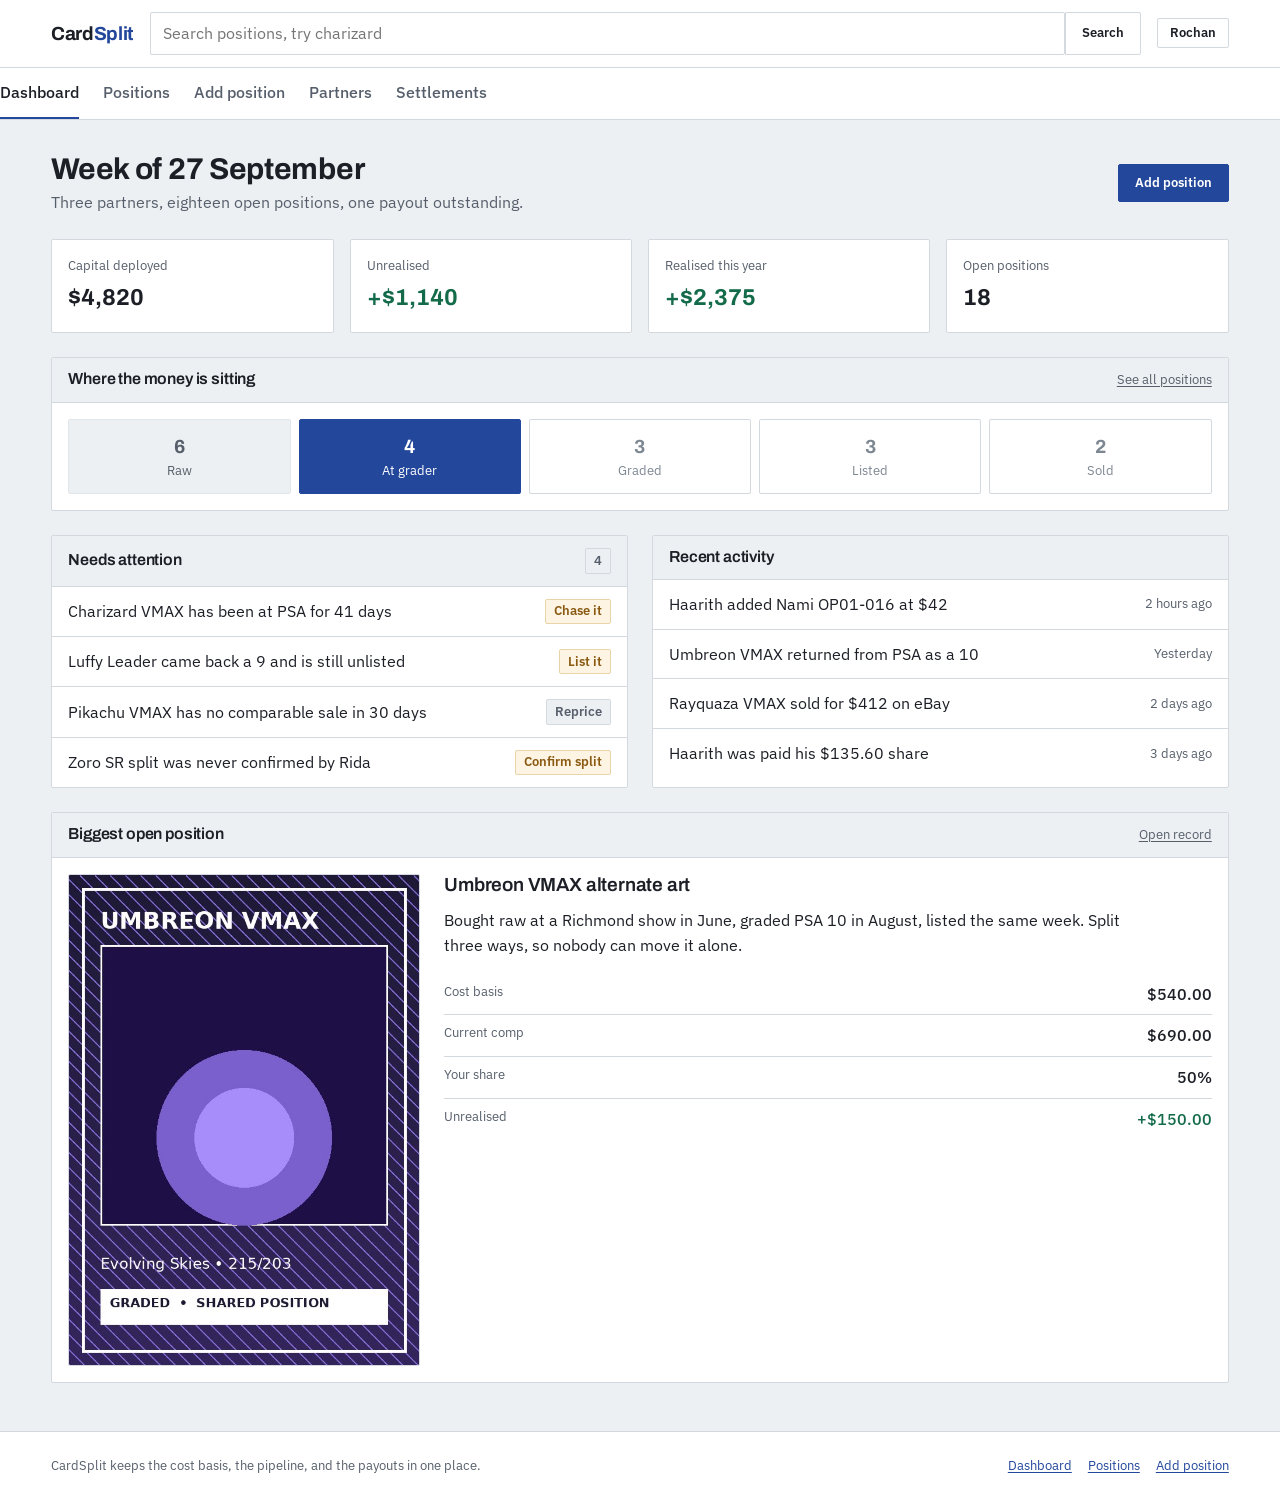
<file: project3/index.html>
<!DOCTYPE html>
<html lang="en">
<head>
  <meta charset="utf-8">
  <meta name="viewport" content="width=device-width, initial-scale=1">
  <title>Dashboard | CardSplit</title>
  <meta name="description" content="Overview of every shared card position: capital deployed, profit, pipeline stage, and what needs attention.">
  <link rel="preconnect" href="https://fonts.googleapis.com">
  <link rel="preconnect" href="https://fonts.gstatic.com" crossorigin>
  <link rel="stylesheet" href="https://fonts.googleapis.com/css2?family=Archivo:wght@600;700&amp;family=IBM+Plex+Sans:wght@400;500;600&display=swap">
  <link rel="stylesheet" href="styles.css">
  <!-- Image credits: all card artwork in img/ is original work produced by the
       author for this project. No downloaded or third-party images are used. -->
</head>
<body>

<a class="skip-link" href="#main">Skip to main content</a>

<!-- Site header: wordmark, global search, account. Repeated on all five pages. -->
<header class="masthead">
  <div class="shell masthead__bar">
    <a class="wordmark" href="index.html">Card<span>Split</span></a>

    <!-- Simulated search. GET so the phrase arrives in the query string, where
         search.html can read it with JavaScript. -->
    <form class="search" action="search.html" method="get" role="search">
      <label class="visually-hidden" for="site-search">Search positions</label>
      <input type="search" id="site-search" name="q" placeholder="Search positions, try charizard">
      <button class="btn" type="submit">Search</button>
    </form>

    <a class="btn btn--small" href="index.html">Rochan</a>
  </div>
</header>

<!-- Primary navigation -->
<nav class="nav" aria-label="Primary">
  <ul class="shell">
    <li><a href="index.html" aria-current="page">Dashboard</a></li>
    <li><a href="list.html">Positions</a></li>
    <li><a href="add.html">Add position</a></li>
    <li><a href="detail.html">Partners</a></li>
    <li><a href="detail-sold.html">Settlements</a></li>
  </ul>
</nav>

<main id="main" class="page">
  <div class="shell stack">

    <div class="pagehead">
      <div>
        <h1>Week of 27 September</h1>
        <p>Three partners, eighteen open positions, one payout outstanding.</p>
      </div>
      <a class="btn btn--primary" href="add.html">Add position</a>
    </div>

    <!-- Summary figures. auto-fit grid, so these reflow without a media query. -->
    <section aria-labelledby="totals">
      <h2 id="totals" class="visually-hidden">Partnership totals</h2>
      <dl class="figures">
        <div class="figure">
          <dt>Capital deployed</dt>
          <dd>$4,820</dd>
        </div>
        <div class="figure">
          <dt>Unrealised</dt>
          <dd class="num--gain">+$1,140</dd>
        </div>
        <div class="figure">
          <dt>Realised this year</dt>
          <dd class="num--gain">+$2,375</dd>
        </div>
        <div class="figure">
          <dt>Open positions</dt>
          <dd>18</dd>
        </div>
      </dl>
    </section>

    <!-- Pipeline. A genuine sequence, so the numbering encodes the content. -->
    <section class="panel" aria-labelledby="pipeline">
      <div class="panel__head">
        <h2 id="pipeline">Where the money is sitting</h2>
        <a class="meta" href="list.html">See all positions</a>
      </div>
      <div class="panel__body">
        <ol class="track">
          <li class="is-done"><span class="step-num">6</span> Raw</li>
          <li class="is-current"><span class="step-num">4</span> At grader</li>
          <li><span class="step-num">3</span> Graded</li>
          <li><span class="step-num">3</span> Listed</li>
          <li><span class="step-num">2</span> Sold</li>
        </ol>
      </div>
    </section>

    <div class="row-2">

      <!-- Changed from Project 1: every row is now a link to the screen where
           the problem is actually resolved, per peer feedback on page 1. -->
      <section class="panel" aria-labelledby="attention">
        <div class="panel__head">
          <h2 id="attention">Needs attention</h2>
          <span class="badge">4</span>
        </div>
        <ul class="queue">
          <li>
            <a href="detail.html">
              <span class="queue__label">Charizard VMAX has been at PSA for 41 days</span>
              <span class="badge badge--flag">Chase it</span>
            </a>
          </li>
          <li>
            <a href="detail.html">
              <span class="queue__label">Luffy Leader came back a 9 and is still unlisted</span>
              <span class="badge badge--flag">List it</span>
            </a>
          </li>
          <li>
            <a href="list.html">
              <span class="queue__label">Pikachu VMAX has no comparable sale in 30 days</span>
              <span class="badge">Reprice</span>
            </a>
          </li>
          <li>
            <a href="add.html">
              <span class="queue__label">Zoro SR split was never confirmed by Rida</span>
              <span class="badge badge--flag">Confirm split</span>
            </a>
          </li>
        </ul>
      </section>

      <section class="panel" aria-labelledby="activity">
        <div class="panel__head">
          <h2 id="activity">Recent activity</h2>
        </div>
        <ul class="queue">
          <li>
            <a href="detail.html">
              <span class="queue__label">Haarith added Nami OP01-016 at $42</span>
              <span class="meta">2 hours ago</span>
            </a>
          </li>
          <li>
            <a href="detail.html">
              <span class="queue__label">Umbreon VMAX returned from PSA as a 10</span>
              <span class="meta">Yesterday</span>
            </a>
          </li>
          <li>
            <a href="detail-sold.html">
              <span class="queue__label">Rayquaza VMAX sold for $412 on eBay</span>
              <span class="meta">2 days ago</span>
            </a>
          </li>
          <li>
            <a href="detail-sold.html">
              <span class="queue__label">Haarith was paid his $135.60 share</span>
              <span class="meta">3 days ago</span>
            </a>
          </li>
        </ul>
      </section>

    </div>

    <!-- Highest-value open position, using a locally generated card image. -->
    <!-- Largest open position, surfaced so the dashboard leads with real stakes. -->
    <section class="panel" aria-labelledby="biggest">
      <div class="panel__head">
        <h2 id="biggest">Biggest open position</h2>
        <a class="meta" href="detail.html">Open record</a>
      </div>
      <div class="panel__body">
        <div class="split">
          <img class="thumb fill-w" src="img/card-umbreon.jpg"
               alt="Umbreon VMAX alternate art card, Evolving Skies number 215 of 203, currently listed for sale.">
          <div>
            <h3>Umbreon VMAX alternate art</h3>
            <p>Bought raw at a Richmond show in June, graded PSA 10 in August, listed the same week.
               Split three ways, so nobody can move it alone.</p>
            <dl class="record">
              <div><dt>Cost basis</dt><dd>$540.00</dd></div>
              <div><dt>Current comp</dt><dd>$690.00</dd></div>
              <div><dt>Your share</dt><dd>50%</dd></div>
              <div><dt>Unrealised</dt><dd class="num--gain">+$150.00</dd></div>
            </dl>
          </div>
        </div>
      </div>
    </section>

  </div>
</main>

<footer class="sitefoot">
  <div class="shell">
    <p class="flush">CardSplit keeps the cost basis, the pipeline, and the payouts in one place.</p>
    <ul>
      <li><a href="index.html">Dashboard</a></li>
      <li><a href="list.html">Positions</a></li>
      <li><a href="add.html">Add position</a></li>
    </ul>
  </div>
</footer>

<script src="js/jquery-3.7.1.min.js"></script>
<script src="js/main.js"></script>
</body>
</html>
</file>
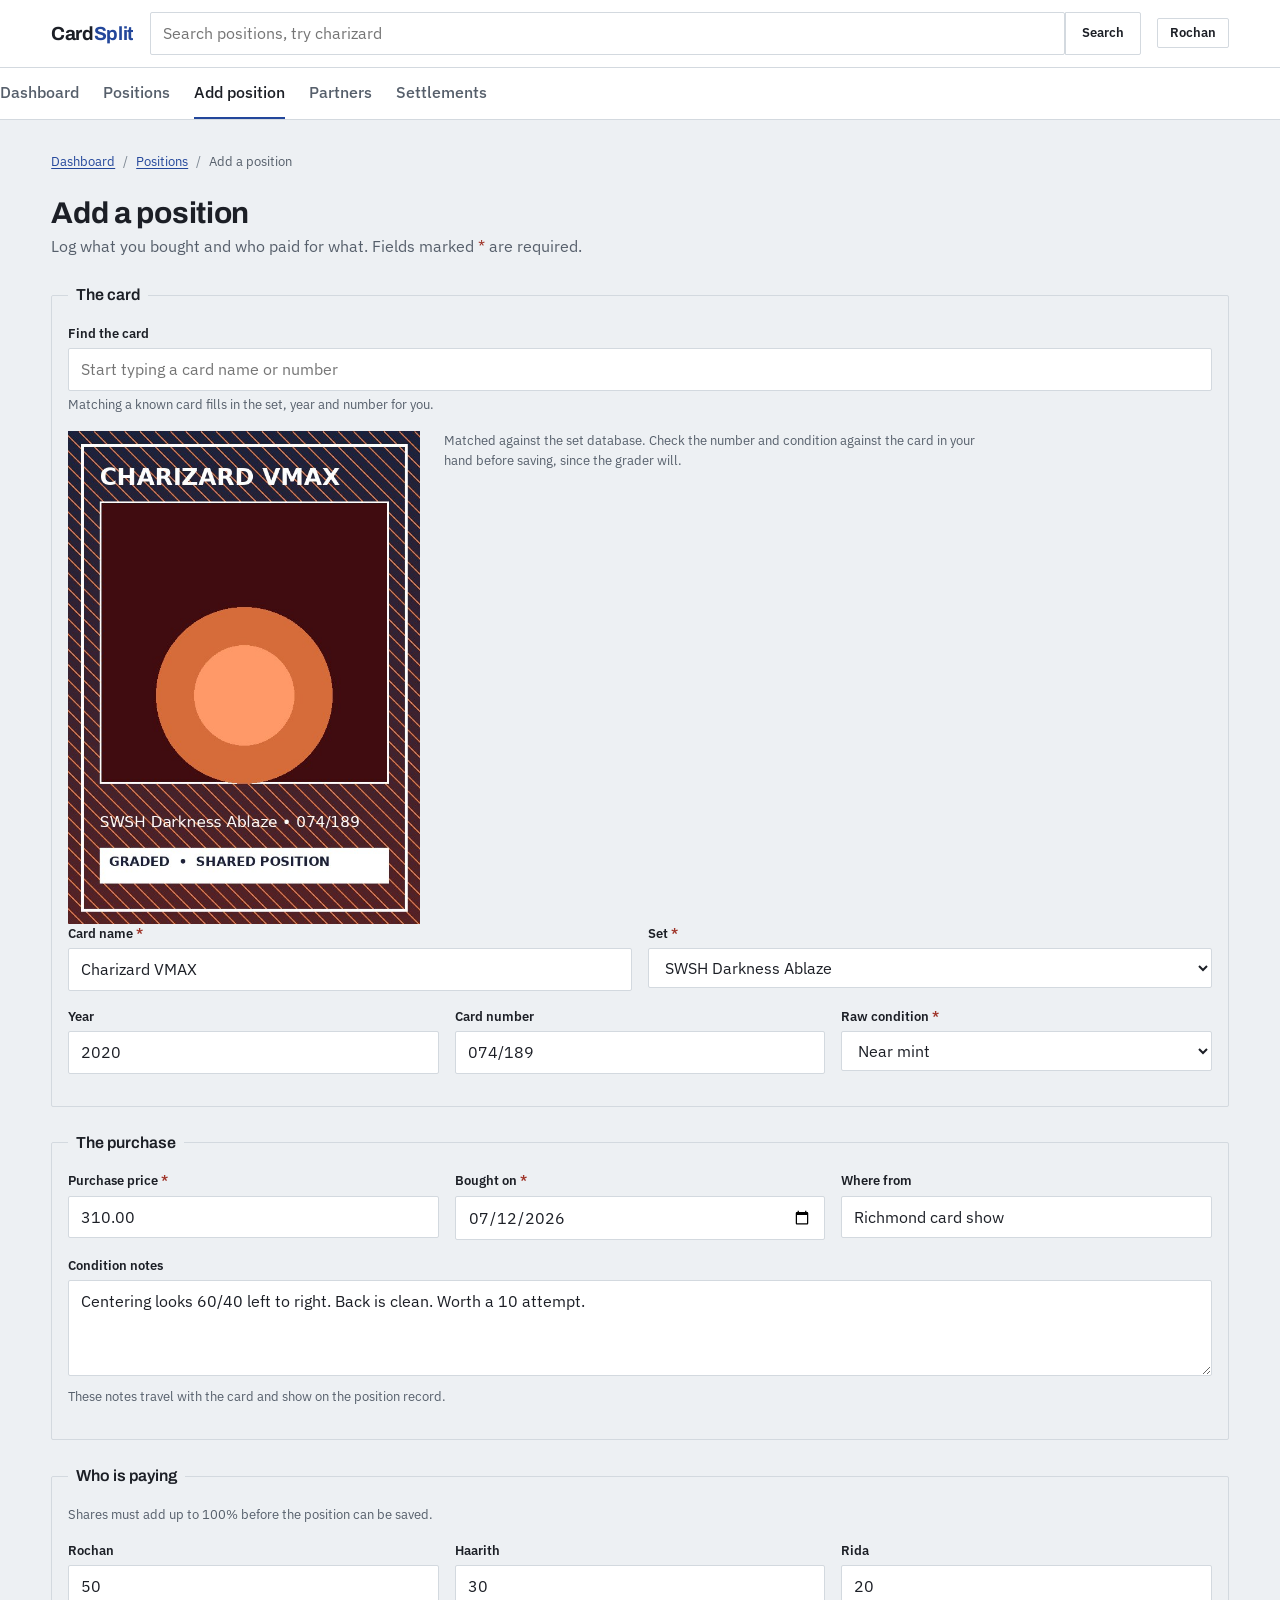
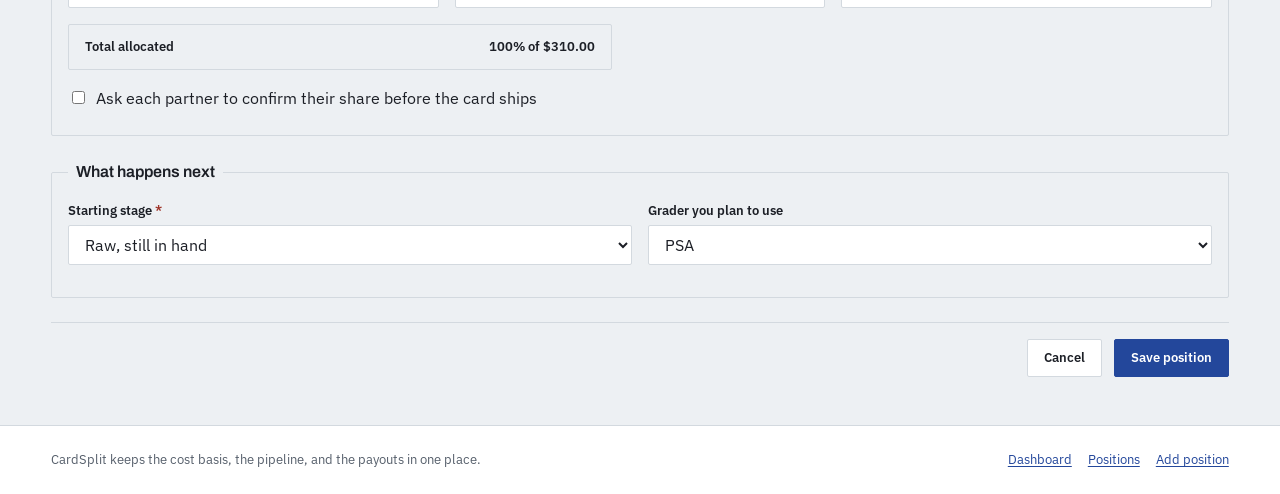
<file: project3/add.html>
<!DOCTYPE html>
<html lang="en">
<head>
  <meta charset="utf-8">
  <meta name="viewport" content="width=device-width, initial-scale=1">
  <title>Add a position | CardSplit</title>
  <meta name="description" content="Log a newly bought card and split its cost between partners.">
  <link rel="preconnect" href="https://fonts.googleapis.com">
  <link rel="preconnect" href="https://fonts.gstatic.com" crossorigin>
  <link rel="stylesheet" href="https://fonts.googleapis.com/css2?family=Archivo:wght@600;700&amp;family=IBM+Plex+Sans:wght@400;500;600&display=swap">
  <link rel="stylesheet" href="styles.css">
  <!-- Image credits: all card artwork in img/ is original work produced by the
       author for this project. No downloaded or third-party images are used. -->
</head>
<body>

<a class="skip-link" href="#main">Skip to main content</a>

<header class="masthead">
  <div class="shell masthead__bar">
    <a class="wordmark" href="index.html">Card<span>Split</span></a>
    <!-- Simulated search. GET so the phrase arrives in the query string, where
         search.html can read it with JavaScript. -->
    <form class="search" action="search.html" method="get" role="search">
      <label class="visually-hidden" for="site-search">Search positions</label>
      <input type="search" id="site-search" name="q" placeholder="Search positions, try charizard">
      <button class="btn" type="submit">Search</button>
    </form>
    <a class="btn btn--small" href="index.html">Rochan</a>
  </div>
</header>

<nav class="nav" aria-label="Primary">
  <ul class="shell">
    <li><a href="index.html">Dashboard</a></li>
    <li><a href="list.html">Positions</a></li>
    <li><a href="add.html" aria-current="page">Add position</a></li>
    <li><a href="detail.html">Partners</a></li>
    <li><a href="detail-sold.html">Settlements</a></li>
  </ul>
</nav>

<main id="main" class="page">
  <div class="shell stack">

    <nav class="crumbs" aria-label="Breadcrumb">
      <ol>
        <li><a href="index.html">Dashboard</a></li>
        <li><a href="list.html">Positions</a></li>
        <li>Add a position</li>
      </ol>
    </nav>

    <div class="pagehead">
      <div>
        <h1>Add a position</h1>
        <p>Log what you bought and who paid for what. Fields marked
           <span class="req" aria-hidden="true">*</span> are required.</p>
      </div>
    </div>

    <!-- Changed from Project 1: required fields are now marked, per the peer
         evaluation note on error prevention for this page. The peer also asked
         whether data entry could be faster, which the lookup field answers. -->
    <form action="list.html" method="post">

      <fieldset>
        <legend>The card</legend>

        <div class="field">
          <label for="lookup">Find the card</label>
          <input type="search" id="lookup" name="lookup" placeholder="Start typing a card name or number">
          <span class="hint">Matching a known card fills in the set, year and number for you.</span>
        </div>

        <div class="split">
          <img src="img/card-charizard.jpg"
               alt="Preview of the matched card: Charizard VMAX from SWSH Darkness Ablaze, number 074 of 189.">
          <p class="meta">Matched against the set database. Check the number and condition against
             the card in your hand before saving, since the grader will.</p>
        </div>

        <div class="fieldrow">
          <div class="field">
            <label for="card-name">Card name <span class="req">*</span></label>
            <input type="text" id="card-name" name="card-name" required value="Charizard VMAX">
          </div>
          <div class="field">
            <label for="card-set">Set <span class="req">*</span></label>
            <select id="card-set" name="card-set" required>
              <option value="">Choose a set</option>
              <option value="darkness-ablaze" selected>SWSH Darkness Ablaze</option>
              <option value="evolving-skies">Evolving Skies</option>
              <option value="fusion-strike">Fusion Strike</option>
              <option value="vivid-voltage">Vivid Voltage</option>
              <option value="op01">OP-01 Romance Dawn</option>
            </select>
          </div>
        </div>

        <div class="fieldrow">
          <div class="field">
            <label for="card-year">Year</label>
            <input type="number" id="card-year" name="card-year" min="1996" max="2026" value="2020">
          </div>
          <div class="field">
            <label for="card-number">Card number</label>
            <input type="text" id="card-number" name="card-number" value="074/189">
          </div>
          <div class="field">
            <label for="card-condition">Raw condition <span class="req">*</span></label>
            <select id="card-condition" name="card-condition" required>
              <option value="">Choose a condition</option>
              <option value="nm" selected>Near mint</option>
              <option value="lp">Lightly played</option>
              <option value="mp">Moderately played</option>
              <option value="hp">Heavily played</option>
            </select>
          </div>
        </div>
      </fieldset>

      <!-- Purchase details. Price and date together set the cost basis. -->
    <fieldset>
        <legend>The purchase</legend>

        <div class="fieldrow">
          <div class="field">
            <label for="price">Purchase price <span class="req">*</span></label>
            <input type="number" id="price" name="price" min="0" step="0.01" required value="310.00">
          </div>
          <div class="field">
            <label for="bought-on">Bought on <span class="req">*</span></label>
            <input type="date" id="bought-on" name="bought-on" required value="2026-07-12">
          </div>
          <div class="field">
            <label for="source">Where from</label>
            <input type="text" id="source" name="source" value="Richmond card show">
          </div>
        </div>

        <div class="field">
          <label for="notes">Condition notes</label>
          <textarea id="notes" name="notes" placeholder="Centering, edge wear, anything a grader will catch">Centering looks 60/40 left to right. Back is clean. Worth a 10 attempt.</textarea>
          <span class="hint">These notes travel with the card and show on the position record.</span>
        </div>
      </fieldset>

      <!-- Split rows use identical markup so Project 3 can add and remove them
           from a template rather than hand-writing each one. -->
      <fieldset>
        <legend>Who is paying</legend>
        <p class="meta">Shares must add up to 100% before the position can be saved.</p>

        <div class="fieldrow">
          <div class="field">
            <label for="share-rochan">Rochan</label>
            <input type="number" class="js-share" id="share-rochan" name="share-rochan" min="0" max="100" value="50">
          </div>
          <div class="field">
            <label for="share-haarith">Haarith</label>
            <input type="number" class="js-share" id="share-haarith" name="share-haarith" min="0" max="100" value="30">
          </div>
          <div class="field">
            <label for="share-rida">Rida</label>
            <input type="number" class="js-share" id="share-rida" name="share-rida" min="0" max="100" value="20">
          </div>
        </div>

        <!-- Interaction 2 modifies this tally and inserts an error paragraph after it. -->
        <p class="tally"><span>Total allocated</span> <span class="js-total">100% of $310.00</span></p>

        <div class="check">
          <input type="checkbox" id="confirm-split" name="confirm-split" value="1">
          <label for="confirm-split">Ask each partner to confirm their share before the card ships</label>
        </div>
      </fieldset>

      <!-- Starting stage, which determines where the position enters the pipeline. -->
    <fieldset>
        <legend>What happens next</legend>
        <div class="fieldrow">
          <div class="field">
            <label for="stage">Starting stage <span class="req">*</span></label>
            <select id="stage" name="stage" required>
              <option value="">Choose a starting stage</option>
              <option value="raw" selected>Raw, still in hand</option>
              <option value="grader">Already sent to a grader</option>
              <option value="listed">Listed for sale as-is</option>
            </select>
          </div>
          <div class="field">
            <label for="grader">Grader you plan to use</label>
            <select id="grader" name="grader">
              <option value="">Undecided</option>
              <option value="psa" selected>PSA</option>
              <option value="bgs">BGS</option>
              <option value="cgc">CGC</option>
            </select>
          </div>
        </div>
      </fieldset>

      <!-- Cancel is a link because it navigates; Save is a button because it submits. -->
    <div class="formactions">
        <a class="btn" href="list.html">Cancel</a>
        <button class="btn btn--primary" type="submit">Save position</button>
      </div>

    </form>

  </div>
</main>

<footer class="sitefoot">
  <div class="shell">
    <p class="flush">CardSplit keeps the cost basis, the pipeline, and the payouts in one place.</p>
    <ul>
      <li><a href="index.html">Dashboard</a></li>
      <li><a href="list.html">Positions</a></li>
      <li><a href="add.html">Add position</a></li>
    </ul>
  </div>
</footer>

<script src="js/jquery-3.7.1.min.js"></script>
<script src="js/main.js"></script>
</body>
</html>
</file>
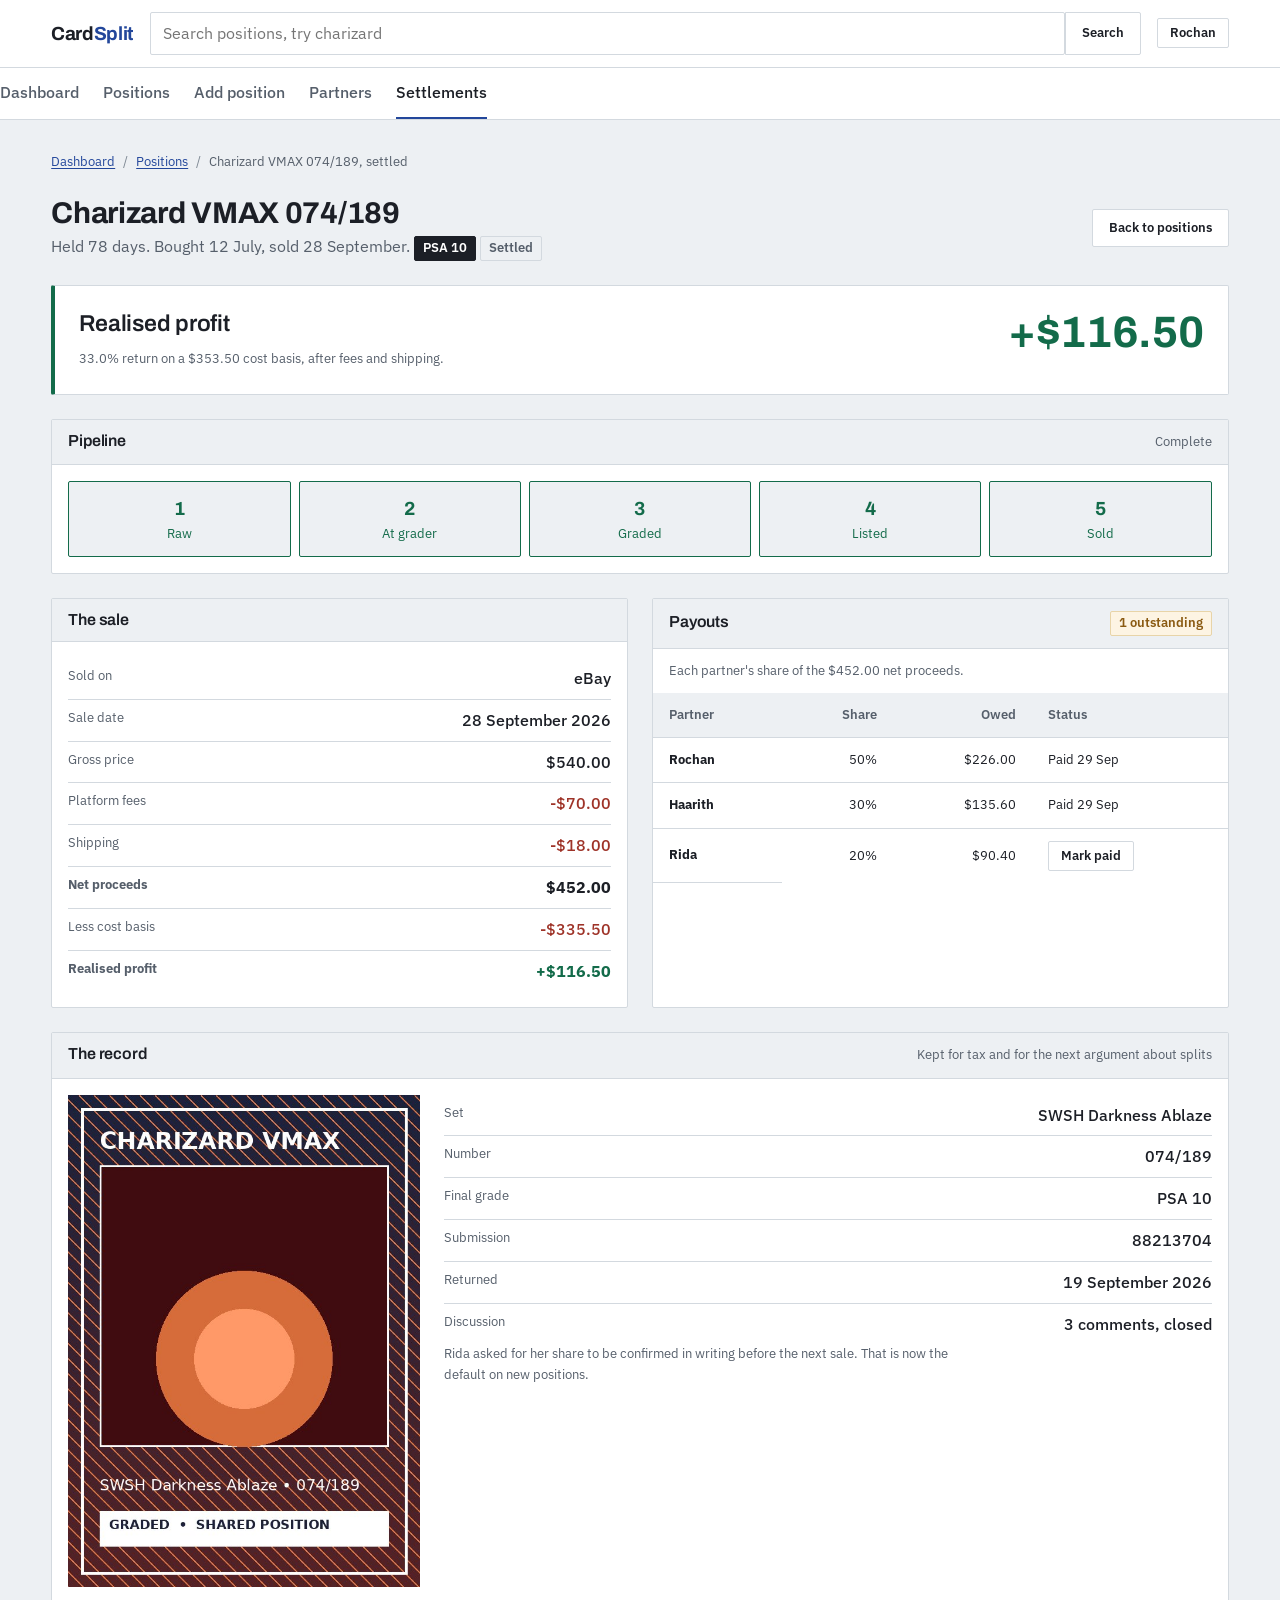
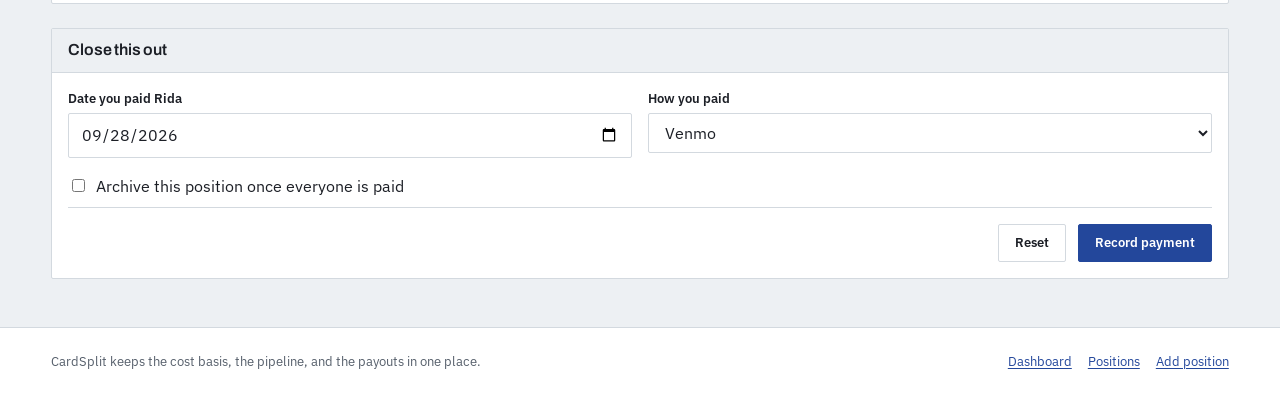
<file: project3/detail-sold.html>
<!DOCTYPE html>
<html lang="en">
<head>
  <meta charset="utf-8">
  <meta name="viewport" content="width=device-width, initial-scale=1">
  <title>Charizard VMAX 074/189, settled | CardSplit</title>
  <meta name="description" content="A closed position: realised profit, sale breakdown net of fees, and the payout owed to each partner.">
  <link rel="preconnect" href="https://fonts.googleapis.com">
  <link rel="preconnect" href="https://fonts.gstatic.com" crossorigin>
  <link rel="stylesheet" href="https://fonts.googleapis.com/css2?family=Archivo:wght@600;700&amp;family=IBM+Plex+Sans:wght@400;500;600&display=swap">
  <link rel="stylesheet" href="styles.css">
  <!-- Image credits: all card artwork in img/ is original work produced by the
       author for this project. No downloaded or third-party images are used. -->
</head>
<body>

<a class="skip-link" href="#main">Skip to main content</a>

<header class="masthead">
  <div class="shell masthead__bar">
    <a class="wordmark" href="index.html">Card<span>Split</span></a>
    <!-- Simulated search. GET so the phrase arrives in the query string, where
         search.html can read it with JavaScript. -->
    <form class="search" action="search.html" method="get" role="search">
      <label class="visually-hidden" for="site-search">Search positions</label>
      <input type="search" id="site-search" name="q" placeholder="Search positions, try charizard">
      <button class="btn" type="submit">Search</button>
    </form>
    <a class="btn btn--small" href="index.html">Rochan</a>
  </div>
</header>

<nav class="nav" aria-label="Primary">
  <ul class="shell">
    <li><a href="index.html">Dashboard</a></li>
    <li><a href="list.html">Positions</a></li>
    <li><a href="add.html">Add position</a></li>
    <li><a href="detail.html">Partners</a></li>
    <li><a href="detail-sold.html" aria-current="page">Settlements</a></li>
  </ul>
</nav>

<main id="main" class="page">
  <div class="shell stack">

    <nav class="crumbs" aria-label="Breadcrumb">
      <ol>
        <li><a href="index.html">Dashboard</a></li>
        <li><a href="list.html">Positions</a></li>
        <li>Charizard VMAX 074/189, settled</li>
      </ol>
    </nav>

    <!-- Same page header pattern as detail.html. The peer evaluation flagged
         that the Project 1 version of this banner looked like a different site. -->
    <div class="pagehead">
      <div>
        <h1>Charizard VMAX 074/189</h1>
        <p>Held 78 days. Bought 12 July, sold 28 September.
           <span class="badge badge--grade">PSA 10</span>
           <span class="badge">Settled</span></p>
      </div>
      <a class="btn" href="list.html">Back to positions</a>
    </div>

    <!-- The one loud element in the interface. A closed position is the only
         moment where a single number is the whole answer. -->
    <section class="settled" aria-labelledby="realised">
      <div>
        <h2 id="realised">Realised profit</h2>
        <p class="settled__note">33.0% return on a $353.50 cost basis, after fees and shipping.</p>
      </div>
      <p class="settled__value">+$116.50</p>
    </section>

    <section class="panel" aria-labelledby="stage">
      <div class="panel__head">
        <h2 id="stage">Pipeline</h2>
        <span class="meta">Complete</span>
      </div>
      <div class="panel__body">
        <ol class="track track--closed">
          <li class="is-done"><span class="step-num">1</span> Raw</li>
          <li class="is-done"><span class="step-num">2</span> At grader</li>
          <li class="is-done"><span class="step-num">3</span> Graded</li>
          <li class="is-done"><span class="step-num">4</span> Listed</li>
          <li class="is-done"><span class="step-num">5</span> Sold</li>
        </ol>
      </div>
    </section>

    <!-- Grid children stretch, so these two panels match height. The peer
         evaluation asked for exactly this on the Project 1 version. -->
    <div class="row-2">

      <section class="panel" aria-labelledby="sale">
        <div class="panel__head"><h2 id="sale">The sale</h2></div>
        <div class="panel__body">
          <dl class="record">
            <div><dt>Sold on</dt><dd>eBay</dd></div>
            <div><dt>Sale date</dt><dd>28 September 2026</dd></div>
            <div><dt>Gross price</dt><dd>$540.00</dd></div>
            <div><dt>Platform fees</dt><dd class="num--loss">-$70.00</dd></div>
            <div><dt>Shipping</dt><dd class="num--loss">-$18.00</dd></div>
            <div><dt class="total">Net proceeds</dt><dd class="total">$452.00</dd></div>
            <div><dt>Less cost basis</dt><dd class="num--loss">-$335.50</dd></div>
            <div><dt class="total">Realised profit</dt><dd class="total num--gain">+$116.50</dd></div>
          </dl>
        </div>
      </section>

      <section class="panel" aria-labelledby="payouts">
        <div class="panel__head">
          <h2 id="payouts">Payouts</h2>
          <span class="badge badge--flag">1 outstanding</span>
        </div>
        <div class="panel__body panel__body--flush">
          <div class="table-wrap">
            <table>
              <caption>Each partner's share of the $452.00 net proceeds.</caption>
              <thead>
                <tr>
                  <th scope="col">Partner</th>
                  <th scope="col" class="num">Share</th>
                  <th scope="col" class="num">Owed</th>
                  <th scope="col">Status</th>
                </tr>
              </thead>
              <tbody>
                <tr>
                  <th scope="row">Rochan</th>
                  <td class="num">50%</td>
                  <td class="num">$226.00</td>
                  <td>Paid 29 Sep</td>
                </tr>
                <tr>
                  <th scope="row">Haarith</th>
                  <td class="num">30%</td>
                  <td class="num">$135.60</td>
                  <td>Paid 29 Sep</td>
                </tr>
                <tr>
                  <th scope="row">Rida</th>
                  <td class="num">20%</td>
                  <td class="num">$90.40</td>
                  <td><a class="btn btn--small" href="detail-sold.html">Mark paid</a></td>
                </tr>
              </tbody>
            </table>
          </div>
        </div>
      </section>

    </div>

    <!-- Archived record. Everything the active page shows live is frozen here. -->
    <section class="panel" aria-labelledby="record">
      <div class="panel__head">
        <h2 id="record">The record</h2>
        <span class="meta">Kept for tax and for the next argument about splits</span>
      </div>
      <div class="panel__body">
        <div class="split">
          <img src="img/card-charizard.jpg"
               alt="The Charizard VMAX card as photographed before grading, showing the raw condition it was bought in.">
          <div>
            <dl class="record">
              <div><dt>Set</dt><dd>SWSH Darkness Ablaze</dd></div>
              <div><dt>Number</dt><dd>074/189</dd></div>
              <div><dt>Final grade</dt><dd>PSA 10</dd></div>
              <div><dt>Submission</dt><dd>88213704</dd></div>
              <div><dt>Returned</dt><dd>19 September 2026</dd></div>
              <div><dt>Discussion</dt><dd>3 comments, closed</dd></div>
            </dl>
            <p class="meta">Rida asked for her share to be confirmed in writing before the next sale.
               That is now the default on new positions.</p>
          </div>
        </div>
      </div>
    </section>

    <!-- Settlement form for the one payout still outstanding. -->
    <section class="panel" aria-labelledby="settle">
      <div class="panel__head"><h2 id="settle">Close this out</h2></div>
      <div class="panel__body">
        <form action="detail-sold.html" method="post">
          <div class="fieldrow">
            <div class="field">
              <label for="paid-on">Date you paid Rida</label>
              <input type="date" id="paid-on" name="paid-on" value="2026-09-28">
            </div>
            <div class="field">
              <label for="method">How you paid</label>
              <select id="method" name="method">
                <option value="venmo" selected>Venmo</option>
                <option value="zelle">Zelle</option>
                <option value="cash">Cash</option>
              </select>
            </div>
          </div>
          <div class="check">
            <input type="checkbox" id="archive" name="archive" value="1">
            <label for="archive">Archive this position once everyone is paid</label>
          </div>
          <div class="formactions">
            <button class="btn" type="reset">Reset</button>
            <button class="btn btn--primary" type="submit">Record payment</button>
          </div>
        </form>
      </div>
    </section>

  </div>
</main>

<footer class="sitefoot">
  <div class="shell">
    <p class="flush">CardSplit keeps the cost basis, the pipeline, and the payouts in one place.</p>
    <ul>
      <li><a href="index.html">Dashboard</a></li>
      <li><a href="list.html">Positions</a></li>
      <li><a href="add.html">Add position</a></li>
    </ul>
  </div>
</footer>

<script src="js/jquery-3.7.1.min.js"></script>
<script src="js/main.js"></script>
</body>
</html>
</file>
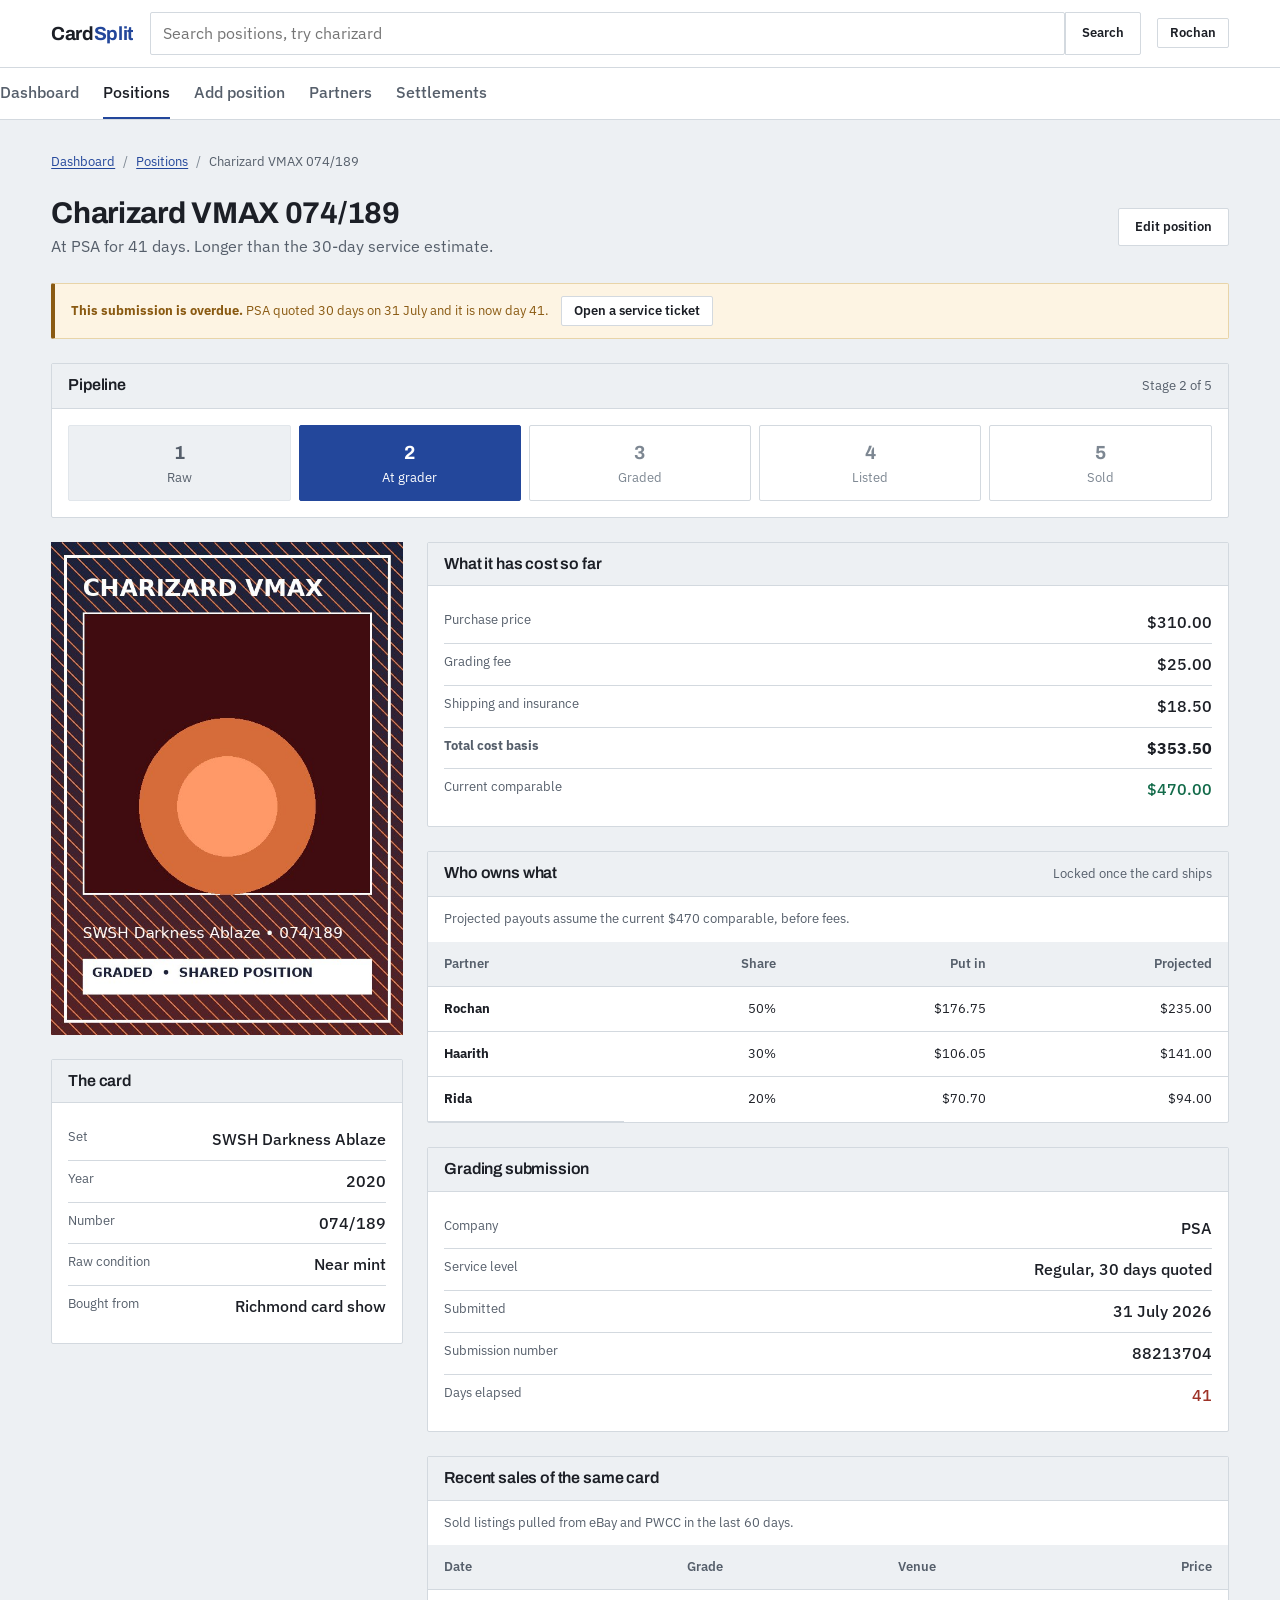
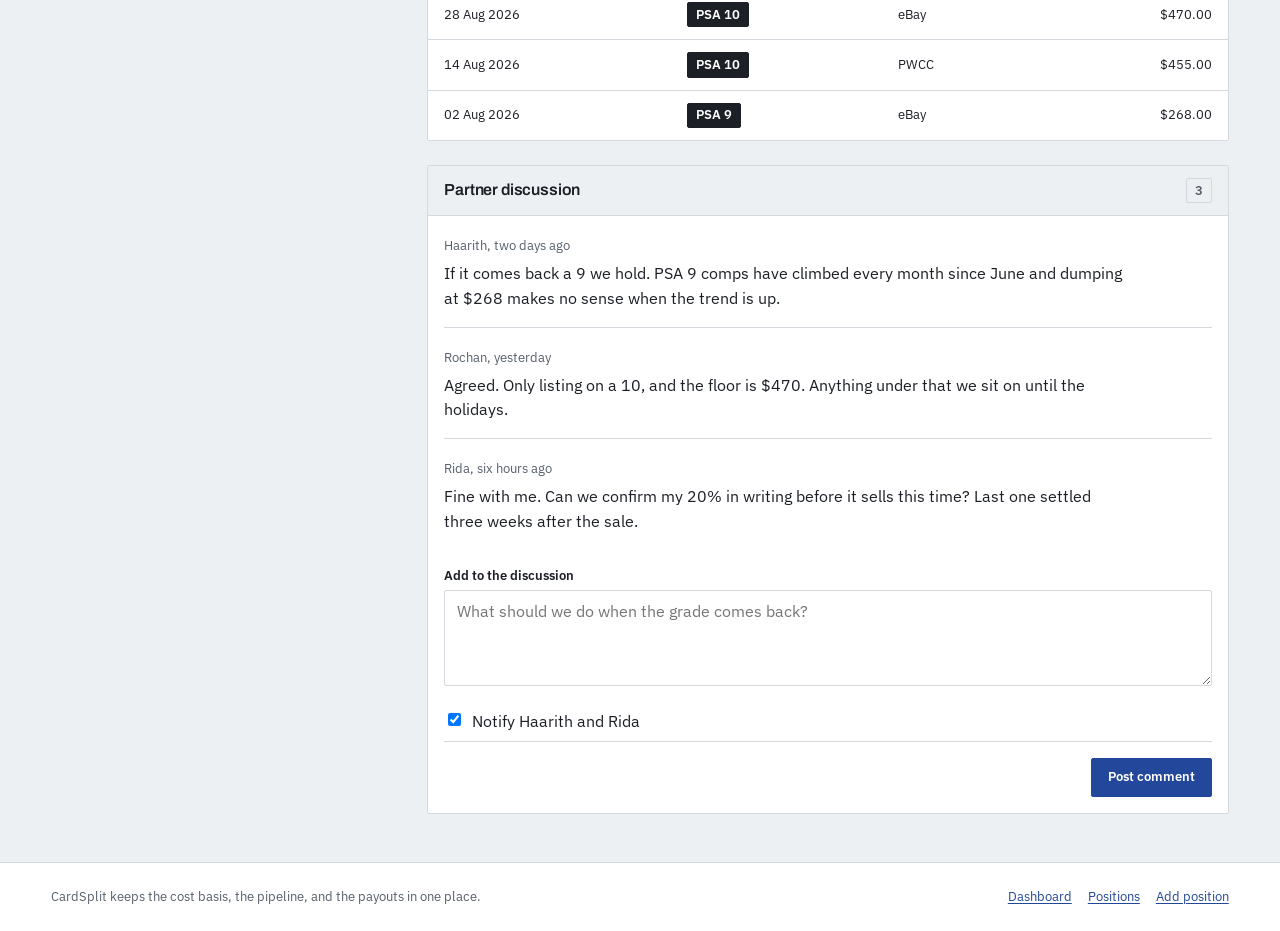
<file: project3/detail.html>
<!DOCTYPE html>
<html lang="en">
<head>
  <meta charset="utf-8">
  <meta name="viewport" content="width=device-width, initial-scale=1">
  <title>Charizard VMAX 074/189 | CardSplit</title>
  <meta name="description" content="Full record for one shared card position: cost basis, ownership splits, grading status, comparable sales, and partner discussion.">
  <link rel="preconnect" href="https://fonts.googleapis.com">
  <link rel="preconnect" href="https://fonts.gstatic.com" crossorigin>
  <link rel="stylesheet" href="https://fonts.googleapis.com/css2?family=Archivo:wght@600;700&amp;family=IBM+Plex+Sans:wght@400;500;600&display=swap">
  <link rel="stylesheet" href="styles.css">
  <!-- Image credits: all card artwork in img/ is original work produced by the
       author for this project. No downloaded or third-party images are used. -->
</head>
<body>

<a class="skip-link" href="#main">Skip to main content</a>

<header class="masthead">
  <div class="shell masthead__bar">
    <a class="wordmark" href="index.html">Card<span>Split</span></a>
    <!-- Simulated search. GET so the phrase arrives in the query string, where
         search.html can read it with JavaScript. -->
    <form class="search" action="search.html" method="get" role="search">
      <label class="visually-hidden" for="site-search">Search positions</label>
      <input type="search" id="site-search" name="q" placeholder="Search positions, try charizard">
      <button class="btn" type="submit">Search</button>
    </form>
    <a class="btn btn--small" href="index.html">Rochan</a>
  </div>
</header>

<nav class="nav" aria-label="Primary">
  <ul class="shell">
    <li><a href="index.html">Dashboard</a></li>
    <li><a href="list.html" aria-current="page">Positions</a></li>
    <li><a href="add.html">Add position</a></li>
    <li><a href="detail.html">Partners</a></li>
    <li><a href="detail-sold.html">Settlements</a></li>
  </ul>
</nav>

<main id="main" class="page">
  <div class="shell stack">

    <!-- Breadcrumb trail, separate from the primary nav landmark above. -->
    <nav class="crumbs" aria-label="Breadcrumb">
      <ol>
        <li><a href="index.html">Dashboard</a></li>
        <li><a href="list.html">Positions</a></li>
        <li>Charizard VMAX 074/189</li>
      </ol>
    </nav>

    <!-- Page header pattern is identical across detail.html and detail-sold.html,
         addressing the peer note that the sold banner looked like a different site. -->
    <div class="pagehead">
      <div>
        <h1>Charizard VMAX 074/189</h1>
        <p>At PSA for 41 days. Longer than the 30-day service estimate.</p>
      </div>
      <a class="btn" href="add.html">Edit position</a>
    </div>

    <div class="notice">
      <p><strong>This submission is overdue.</strong> PSA quoted 30 days on 31 July and it is now day 41.</p>
      <a class="btn btn--small" href="detail.html">Open a service ticket</a>
    </div>

    <section class="panel" aria-labelledby="stage">
      <div class="panel__head">
        <h2 id="stage">Pipeline</h2>
        <span class="meta">Stage 2 of 5</span>
      </div>
      <div class="panel__body">
        <ol class="track">
          <li class="is-done"><span class="step-num">1</span> Raw</li>
          <li class="is-current"><span class="step-num">2</span> At grader</li>
          <li><span class="step-num">3</span> Graded</li>
          <li><span class="step-num">4</span> Listed</li>
          <li><span class="step-num">5</span> Sold</li>
        </ol>
      </div>
    </section>

    <div class="split">

      <div class="stack">
        <img src="img/card-charizard.jpg"
             alt="Charizard VMAX from SWSH Darkness Ablaze, card 074 of 189, photographed raw before grading.">

        <section class="panel" aria-labelledby="card-info">
          <div class="panel__head"><h2 id="card-info">The card</h2></div>
          <div class="panel__body">
            <dl class="record">
              <div><dt>Set</dt><dd>SWSH Darkness Ablaze</dd></div>
              <div><dt>Year</dt><dd>2020</dd></div>
              <div><dt>Number</dt><dd>074/189</dd></div>
              <div><dt>Raw condition</dt><dd>Near mint</dd></div>
              <div><dt>Bought from</dt><dd>Richmond card show</dd></div>
            </dl>
          </div>
        </section>
      </div>

      <div class="stack">

        <!-- Cost basis. Every figure that feeds the profit calculation lives here. -->
    <section class="panel" aria-labelledby="basis">
          <div class="panel__head">
            <h2 id="basis">What it has cost so far</h2>
          </div>
          <div class="panel__body">
            <dl class="record">
              <div><dt>Purchase price</dt><dd>$310.00</dd></div>
              <div><dt>Grading fee</dt><dd>$25.00</dd></div>
              <div><dt>Shipping and insurance</dt><dd>$18.50</dd></div>
              <div><dt class="total">Total cost basis</dt><dd class="total">$353.50</dd></div>
              <div><dt>Current comparable</dt><dd class="num--gain">$470.00</dd></div>
            </dl>
          </div>
        </section>

        <!-- Ownership table. The core object of the app: who paid what, and what they are owed. -->
    <section class="panel" aria-labelledby="splits">
          <div class="panel__head">
            <h2 id="splits">Who owns what</h2>
            <span class="meta">Locked once the card ships</span>
          </div>
          <div class="panel__body panel__body--flush">
            <div class="table-wrap">
              <table>
                <caption>Projected payouts assume the current $470 comparable, before fees.</caption>
                <thead>
                  <tr>
                    <th scope="col">Partner</th>
                    <th scope="col" class="num">Share</th>
                    <th scope="col" class="num">Put in</th>
                    <th scope="col" class="num">Projected</th>
                  </tr>
                </thead>
                <tbody>
                  <tr>
                    <th scope="row">Rochan</th>
                    <td class="num">50%</td>
                    <td class="num">$176.75</td>
                    <td class="num">$235.00</td>
                  </tr>
                  <tr>
                    <th scope="row">Haarith</th>
                    <td class="num">30%</td>
                    <td class="num">$106.05</td>
                    <td class="num">$141.00</td>
                  </tr>
                  <tr>
                    <th scope="row">Rida</th>
                    <td class="num">20%</td>
                    <td class="num">$70.70</td>
                    <td class="num">$94.00</td>
                  </tr>
                </tbody>
              </table>
            </div>
          </div>
        </section>

        <!-- Grading submission status, the source of the overdue notice above. -->
    <section class="panel" aria-labelledby="grading">
          <div class="panel__head"><h2 id="grading">Grading submission</h2></div>
          <div class="panel__body">
            <dl class="record">
              <div><dt>Company</dt><dd>PSA</dd></div>
              <div><dt>Service level</dt><dd>Regular, 30 days quoted</dd></div>
              <div><dt>Submitted</dt><dd>31 July 2026</dd></div>
              <div><dt>Submission number</dt><dd>88213704</dd></div>
              <div><dt>Days elapsed</dt><dd class="num--loss">41</dd></div>
            </dl>
          </div>
        </section>

        <!-- Comparable sales, the evidence behind the current valuation. -->
    <section class="panel" aria-labelledby="comps">
          <div class="panel__head">
            <h2 id="comps">Recent sales of the same card</h2>
          </div>
          <div class="panel__body panel__body--flush">
            <div class="table-wrap">
              <table>
                <caption>Sold listings pulled from eBay and PWCC in the last 60 days.</caption>
                <thead>
                  <tr>
                    <th scope="col">Date</th>
                    <th scope="col">Grade</th>
                    <th scope="col">Venue</th>
                    <th scope="col" class="num">Price</th>
                  </tr>
                </thead>
                <tbody>
                  <tr><td>28 Aug 2026</td><td><span class="badge badge--grade">PSA 10</span></td><td>eBay</td><td class="num">$470.00</td></tr>
                  <tr><td>14 Aug 2026</td><td><span class="badge badge--grade">PSA 10</span></td><td>PWCC</td><td class="num">$455.00</td></tr>
                  <tr><td>02 Aug 2026</td><td><span class="badge badge--grade">PSA 9</span></td><td>eBay</td><td class="num">$268.00</td></tr>
                </tbody>
              </table>
            </div>
          </div>
        </section>

        <!-- Partner discussion plus the reply form for this page. -->
    <section class="panel" aria-labelledby="talk">
          <div class="panel__head">
            <h2 id="talk">Partner discussion</h2>
            <span class="badge">3</span>
          </div>
          <div class="panel__body">
            <ul class="thread">
              <li>
                <span class="meta">Haarith, two days ago</span>
                <p>If it comes back a 9 we hold. PSA 9 comps have climbed every month since June and
                   dumping at $268 makes no sense when the trend is up.</p>
              </li>
              <li>
                <span class="meta">Rochan, yesterday</span>
                <p>Agreed. Only listing on a 10, and the floor is $470. Anything under that we sit on
                   until the holidays.</p>
              </li>
              <li>
                <span class="meta">Rida, six hours ago</span>
                <p>Fine with me. Can we confirm my 20% in writing before it sells this time? Last one
                   settled three weeks after the sale.</p>
              </li>
            </ul>

            <form action="detail.html" method="post">
              <div class="field">
                <label for="reply">Add to the discussion</label>
                <textarea id="reply" name="reply" placeholder="What should we do when the grade comes back?"></textarea>
              </div>
              <div class="check">
                <input type="checkbox" id="notify" name="notify" value="1" checked>
                <label for="notify">Notify Haarith and Rida</label>
              </div>
              <div class="formactions">
                <button class="btn btn--primary" type="submit">Post comment</button>
              </div>
            </form>
          </div>
        </section>

      </div>
    </div>

  </div>
</main>

<footer class="sitefoot">
  <div class="shell">
    <p class="flush">CardSplit keeps the cost basis, the pipeline, and the payouts in one place.</p>
    <ul>
      <li><a href="index.html">Dashboard</a></li>
      <li><a href="list.html">Positions</a></li>
      <li><a href="add.html">Add position</a></li>
    </ul>
  </div>
</footer>

<script src="js/jquery-3.7.1.min.js"></script>
<script src="js/main.js"></script>
</body>
</html>
</file>
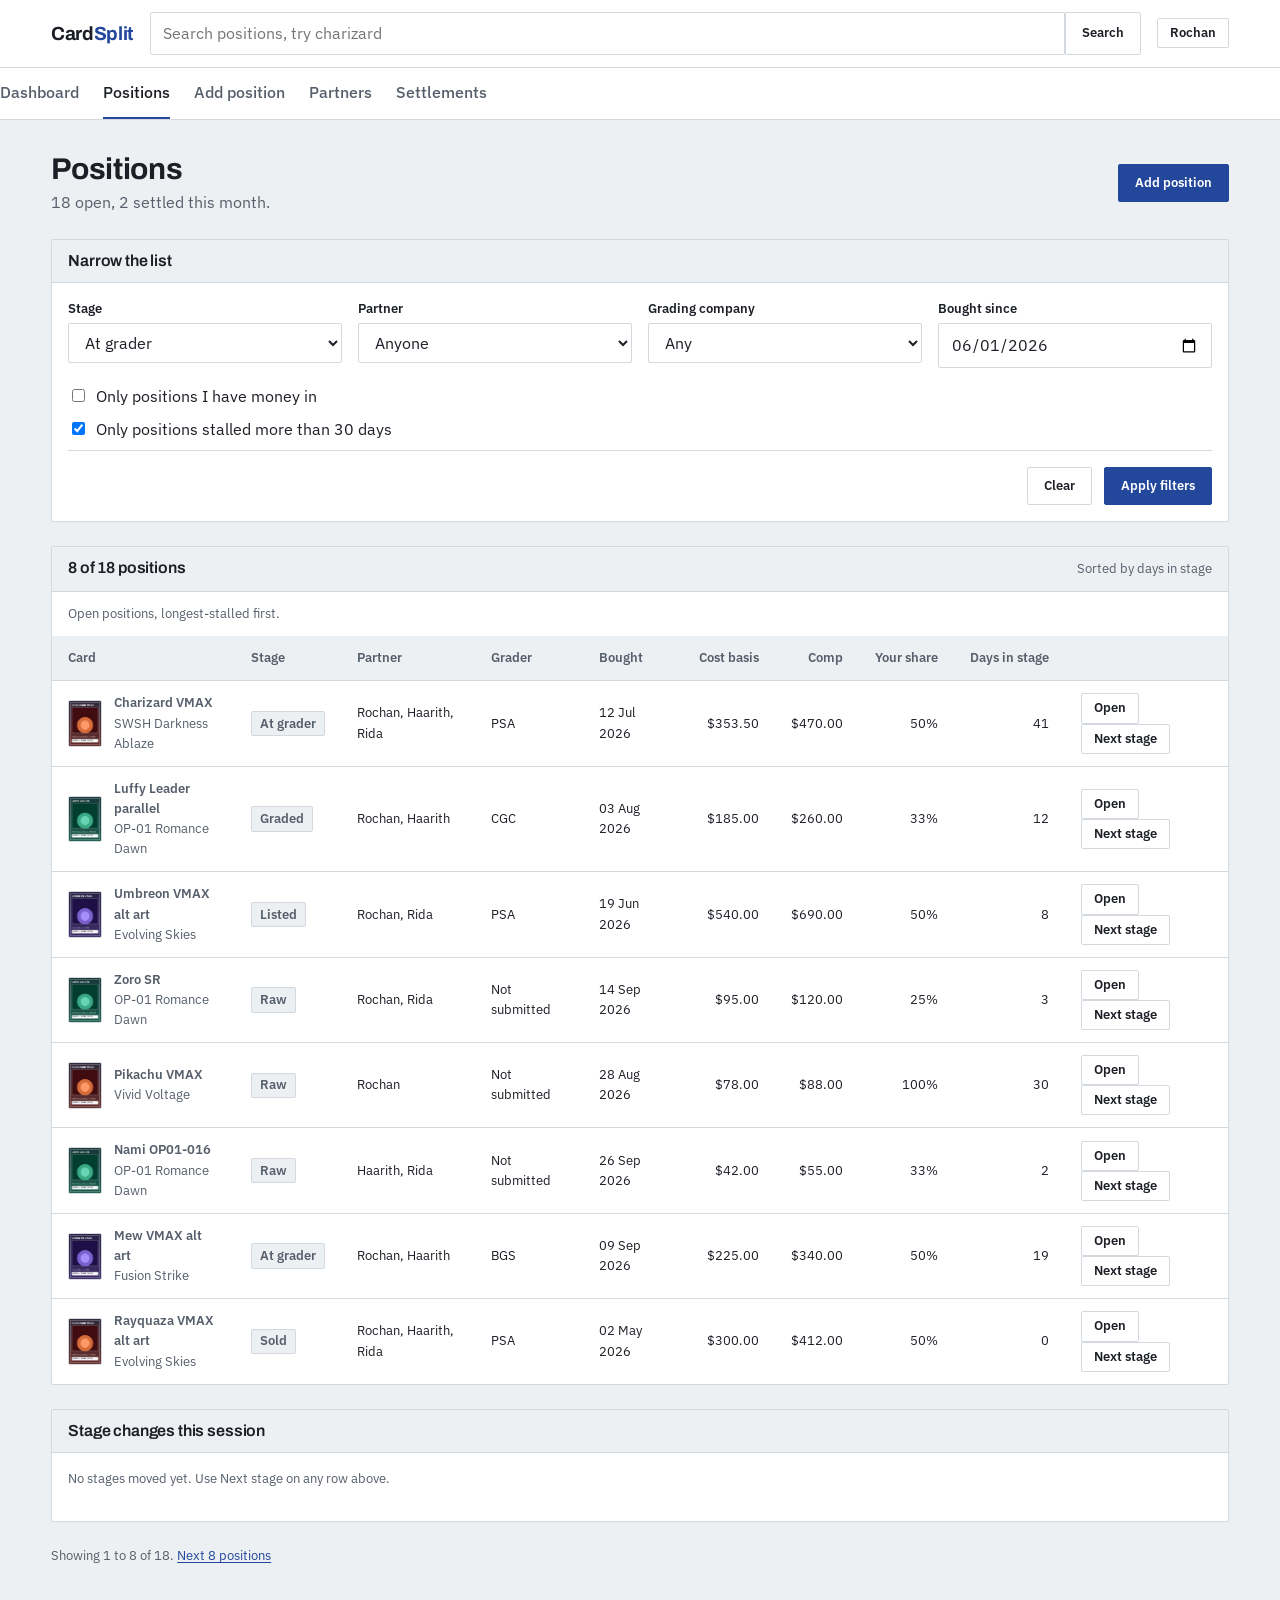
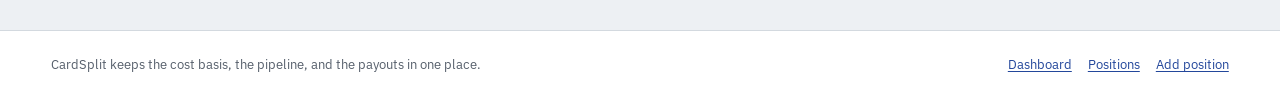
<file: project3/list.html>
<!DOCTYPE html>
<html lang="en">
<head>
  <meta charset="utf-8">
  <meta name="viewport" content="width=device-width, initial-scale=1">
  <title>Positions | CardSplit</title>
  <meta name="description" content="Every shared card position, filterable by stage, partner, grading company, and date.">
  <link rel="preconnect" href="https://fonts.googleapis.com">
  <link rel="preconnect" href="https://fonts.gstatic.com" crossorigin>
  <link rel="stylesheet" href="https://fonts.googleapis.com/css2?family=Archivo:wght@600;700&amp;family=IBM+Plex+Sans:wght@400;500;600&display=swap">
  <link rel="stylesheet" href="styles.css">
  <!-- Image credits: all card artwork in img/ is original work produced by the
       author for this project. No downloaded or third-party images are used. -->
</head>
<body>

<a class="skip-link" href="#main">Skip to main content</a>

<header class="masthead">
  <div class="shell masthead__bar">
    <a class="wordmark" href="index.html">Card<span>Split</span></a>
    <!-- Simulated search. GET so the phrase arrives in the query string, where
         search.html can read it with JavaScript. -->
    <form class="search" action="search.html" method="get" role="search">
      <label class="visually-hidden" for="site-search">Search positions</label>
      <input type="search" id="site-search" name="q" placeholder="Search positions, try charizard">
      <button class="btn" type="submit">Search</button>
    </form>
    <a class="btn btn--small" href="index.html">Rochan</a>
  </div>
</header>

<nav class="nav" aria-label="Primary">
  <ul class="shell">
    <li><a href="index.html">Dashboard</a></li>
    <li><a href="list.html" aria-current="page">Positions</a></li>
    <li><a href="add.html">Add position</a></li>
    <li><a href="detail.html">Partners</a></li>
    <li><a href="detail-sold.html">Settlements</a></li>
  </ul>
</nav>

<main id="main" class="page">
  <div class="shell stack">

    <div class="pagehead">
      <div>
        <h1>Positions</h1>
        <p>18 open, 2 settled this month.</p>
      </div>
      <a class="btn btn--primary" href="add.html">Add position</a>
    </div>

    <!-- Filter form. Changed from Project 1: partner, grader and purchase date
         are now shown in the rows as well as offered as filters, since the peer
         evaluation noted you could filter on attributes the table never displayed. -->
    <!-- Filter form. Every attribute offered here is also shown in the table below. -->
    <section class="panel" aria-labelledby="filters">
      <div class="panel__head">
        <h2 id="filters">Narrow the list</h2>
      </div>
      <div class="panel__body">
        <form action="list.html" method="get">
          <div class="fieldrow">
            <div class="field">
              <label for="f-stage">Stage</label>
              <select id="f-stage" name="stage">
                <option value="">Any stage</option>
                <option value="raw">Raw</option>
                <option value="grader" selected>At grader</option>
                <option value="graded">Graded</option>
                <option value="listed">Listed</option>
                <option value="sold">Sold</option>
              </select>
            </div>
            <div class="field">
              <label for="f-partner">Partner</label>
              <select id="f-partner" name="partner">
                <option value="">Anyone</option>
                <option value="rochan">Rochan</option>
                <option value="haarith">Haarith</option>
                <option value="rida">Rida</option>
              </select>
            </div>
            <div class="field">
              <label for="f-grader">Grading company</label>
              <select id="f-grader" name="grader">
                <option value="">Any</option>
                <option value="psa">PSA</option>
                <option value="bgs">BGS</option>
                <option value="cgc">CGC</option>
              </select>
            </div>
            <div class="field">
              <label for="f-since">Bought since</label>
              <input type="date" id="f-since" name="since" value="2026-06-01">
            </div>
          </div>

          <div class="check">
            <input type="checkbox" id="f-mine" name="mine" value="1">
            <label for="f-mine">Only positions I have money in</label>
          </div>
          <div class="check">
            <input type="checkbox" id="f-stalled" name="stalled" value="1" checked>
            <label for="f-stalled">Only positions stalled more than 30 days</label>
          </div>

          <div class="formactions">
            <button class="btn" type="reset">Clear</button>
            <button class="btn btn--primary" type="submit">Apply filters</button>
          </div>
        </form>
      </div>
    </section>

    <!-- Every row below uses identical markup so Project 3 can template it:
         same tags, same classes, content is the only difference. -->
    <section class="panel" aria-labelledby="results">
      <div class="panel__head">
        <h2 id="results">8 of 18 positions</h2>
        <span class="meta">Sorted by days in stage</span>
      </div>
      <div class="panel__body panel__body--flush">
        <div class="table-wrap">
          <table id="positions-table">
            <caption>Open positions, longest-stalled first.</caption>
            <thead>
              <tr>
                <th scope="col">Card</th>
                <th scope="col">Stage</th>
                <th scope="col" class="col-optional">Partner</th>
                <th scope="col" class="col-optional">Grader</th>
                <th scope="col" class="col-optional">Bought</th>
                <th scope="col" class="num">Cost basis</th>
                <th scope="col" class="num col-compact">Comp</th>
                <th scope="col" class="num col-compact">Your share</th>
                <th scope="col" class="num">Days in stage</th>
                <th scope="col"><span class="visually-hidden">Actions</span></th>
              </tr>
            </thead>
            <tbody>
              <tr>
                <td>
                  <div class="cardcell">
                    <img class="thumb" src="img/card-charizard.jpg" alt="Charizard VMAX, SWSH Darkness Ablaze 074 of 189.">
                    <span><strong>Charizard VMAX</strong> <span>SWSH Darkness Ablaze</span></span>
                  </div>
                </td>
                <td><span class="badge js-stage">At grader</span></td>
                <td class="col-optional">Rochan, Haarith, Rida</td>
                <td class="col-optional">PSA</td>
                <td class="col-optional">12 Jul 2026</td>
                <td class="num">$353.50</td>
                <td class="num col-compact">$470.00</td>
                <td class="num col-compact">50%</td>
                <td class="num js-days">41</td>
                <td><a class="btn btn--small" href="detail.html">Open</a>
                  <button class="btn btn--small js-advance" type="button">Next stage</button></td>
              </tr>
              <tr>
                <td>
                  <div class="cardcell">
                    <img class="thumb" src="img/card-luffy.jpg" alt="Luffy Leader parallel, OP-01 Romance Dawn OP01-003.">
                    <span><strong>Luffy Leader parallel</strong> <span>OP-01 Romance Dawn</span></span>
                  </div>
                </td>
                <td><span class="badge js-stage">Graded</span></td>
                <td class="col-optional">Rochan, Haarith</td>
                <td class="col-optional">CGC</td>
                <td class="col-optional">03 Aug 2026</td>
                <td class="num">$185.00</td>
                <td class="num col-compact">$260.00</td>
                <td class="num col-compact">33%</td>
                <td class="num js-days">12</td>
                <td><a class="btn btn--small" href="detail.html">Open</a>
                  <button class="btn btn--small js-advance" type="button">Next stage</button></td>
              </tr>
              <tr>
                <td>
                  <div class="cardcell">
                    <img class="thumb" src="img/card-umbreon.jpg" alt="Umbreon VMAX alternate art, Evolving Skies 215 of 203.">
                    <span><strong>Umbreon VMAX alt art</strong> <span>Evolving Skies</span></span>
                  </div>
                </td>
                <td><span class="badge js-stage">Listed</span></td>
                <td class="col-optional">Rochan, Rida</td>
                <td class="col-optional">PSA</td>
                <td class="col-optional">19 Jun 2026</td>
                <td class="num">$540.00</td>
                <td class="num col-compact">$690.00</td>
                <td class="num col-compact">50%</td>
                <td class="num js-days">8</td>
                <td><a class="btn btn--small" href="detail.html">Open</a>
                  <button class="btn btn--small js-advance" type="button">Next stage</button></td>
              </tr>
              <tr>
                <td>
                  <div class="cardcell">
                    <img class="thumb" src="img/card-luffy.jpg" alt="Zoro SR, OP-01 Romance Dawn OP01-025.">
                    <span><strong>Zoro SR</strong> <span>OP-01 Romance Dawn</span></span>
                  </div>
                </td>
                <td><span class="badge js-stage">Raw</span></td>
                <td class="col-optional">Rochan, Rida</td>
                <td class="col-optional">Not submitted</td>
                <td class="col-optional">14 Sep 2026</td>
                <td class="num">$95.00</td>
                <td class="num col-compact">$120.00</td>
                <td class="num col-compact">25%</td>
                <td class="num js-days">3</td>
                <td><a class="btn btn--small" href="detail.html">Open</a>
                  <button class="btn btn--small js-advance" type="button">Next stage</button></td>
              </tr>
              <tr>
                <td>
                  <div class="cardcell">
                    <img class="thumb" src="img/card-charizard.jpg" alt="Pikachu VMAX, Vivid Voltage 044 of 185.">
                    <span><strong>Pikachu VMAX</strong> <span>Vivid Voltage</span></span>
                  </div>
                </td>
                <td><span class="badge js-stage">Raw</span></td>
                <td class="col-optional">Rochan</td>
                <td class="col-optional">Not submitted</td>
                <td class="col-optional">28 Aug 2026</td>
                <td class="num">$78.00</td>
                <td class="num col-compact">$88.00</td>
                <td class="num col-compact">100%</td>
                <td class="num js-days">30</td>
                <td><a class="btn btn--small" href="detail.html">Open</a>
                  <button class="btn btn--small js-advance" type="button">Next stage</button></td>
              </tr>
              <tr>
                <td>
                  <div class="cardcell">
                    <img class="thumb" src="img/card-luffy.jpg" alt="Nami, OP-01 Romance Dawn OP01-016.">
                    <span><strong>Nami OP01-016</strong> <span>OP-01 Romance Dawn</span></span>
                  </div>
                </td>
                <td><span class="badge js-stage">Raw</span></td>
                <td class="col-optional">Haarith, Rida</td>
                <td class="col-optional">Not submitted</td>
                <td class="col-optional">26 Sep 2026</td>
                <td class="num">$42.00</td>
                <td class="num col-compact">$55.00</td>
                <td class="num col-compact">33%</td>
                <td class="num js-days">2</td>
                <td><a class="btn btn--small" href="detail.html">Open</a>
                  <button class="btn btn--small js-advance" type="button">Next stage</button></td>
              </tr>
              <tr>
                <td>
                  <div class="cardcell">
                    <img class="thumb" src="img/card-umbreon.jpg" alt="Mew VMAX alternate art, Fusion Strike 268 of 264.">
                    <span><strong>Mew VMAX alt art</strong> <span>Fusion Strike</span></span>
                  </div>
                </td>
                <td><span class="badge js-stage">At grader</span></td>
                <td class="col-optional">Rochan, Haarith</td>
                <td class="col-optional">BGS</td>
                <td class="col-optional">09 Sep 2026</td>
                <td class="num">$225.00</td>
                <td class="num col-compact">$340.00</td>
                <td class="num col-compact">50%</td>
                <td class="num js-days">19</td>
                <td><a class="btn btn--small" href="detail.html">Open</a>
                  <button class="btn btn--small js-advance" type="button">Next stage</button></td>
              </tr>
              <tr>
                <td>
                  <div class="cardcell">
                    <img class="thumb" src="img/card-charizard.jpg" alt="Rayquaza VMAX alternate art, Evolving Skies 218 of 203.">
                    <span><strong>Rayquaza VMAX alt art</strong> <span>Evolving Skies</span></span>
                  </div>
                </td>
                <td><span class="badge js-stage">Sold</span></td>
                <td class="col-optional">Rochan, Haarith, Rida</td>
                <td class="col-optional">PSA</td>
                <td class="col-optional">02 May 2026</td>
                <td class="num">$300.00</td>
                <td class="num col-compact">$412.00</td>
                <td class="num col-compact">50%</td>
                <td class="num js-days">0</td>
                <td><a class="btn btn--small" href="detail-sold.html">Open</a>
                  <button class="btn btn--small js-advance" type="button">Next stage</button></td>
              </tr>
            </tbody>
          </table>
        </div>
      </div>
    </section>

    <!-- Interaction 1 writes into this panel. It starts empty and the empty-state
         line is hidden the first time a stage actually moves. -->
    <section class="panel" aria-labelledby="stage-log">
      <div class="panel__head">
        <h2 id="stage-log">Stage changes this session</h2>
      </div>
      <div class="panel__body">
        <p id="stage-log-empty" class="meta">No stages moved yet. Use Next stage on any row above.</p>
        <ul id="stage-log-list" class="queue"></ul>
      </div>
    </section>

    <!-- Pagination summary. Static for now; driven by the backend in Project 3. -->
    <p class="meta">Showing 1 to 8 of 18. <a href="list.html">Next 8 positions</a></p>

  </div>
</main>

<footer class="sitefoot">
  <div class="shell">
    <p class="flush">CardSplit keeps the cost basis, the pipeline, and the payouts in one place.</p>
    <ul>
      <li><a href="index.html">Dashboard</a></li>
      <li><a href="list.html">Positions</a></li>
      <li><a href="add.html">Add position</a></li>
    </ul>
  </div>
</footer>

<script src="js/jquery-3.7.1.min.js"></script>
<script src="js/main.js"></script>
</body>
</html>
</file>
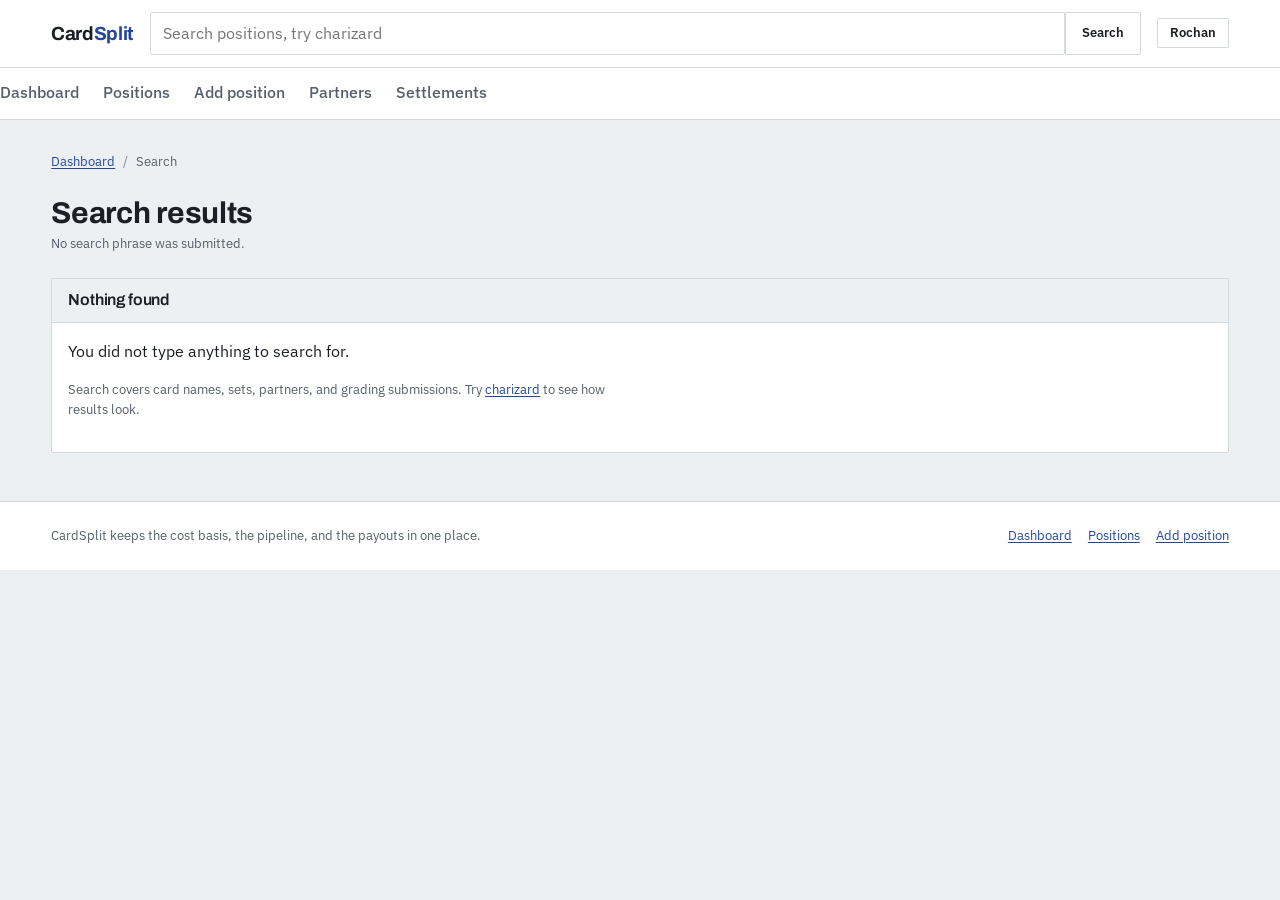
<file: project3/search.html>
<!DOCTYPE html>
<html lang="en">
<head>
  <meta charset="utf-8">
  <meta name="viewport" content="width=device-width, initial-scale=1">
  <title>Search results | CardSplit</title>
  <meta name="description" content="Results for a search across card positions, comparable sales, and alerts.">
  <link rel="preconnect" href="https://fonts.googleapis.com">
  <link rel="preconnect" href="https://fonts.gstatic.com" crossorigin>
  <link rel="stylesheet" href="https://fonts.googleapis.com/css2?family=Archivo:wght@600;700&amp;family=IBM+Plex+Sans:wght@400;500;600&amp;display=swap">
  <link rel="stylesheet" href="styles.css">
</head>
<body>

<a class="skip-link" href="#main">Skip to main content</a>

<header class="masthead">
  <div class="shell masthead__bar">
    <a class="wordmark" href="index.html">Card<span>Split</span></a>
    <!-- Simulated search. GET so the phrase arrives in the query string, where
         search.html can read it with JavaScript. -->
    <form class="search" action="search.html" method="get" role="search">
      <label class="visually-hidden" for="site-search">Search positions</label>
      <input type="search" id="site-search" name="q" placeholder="Search positions, try charizard">
      <button class="btn" type="submit">Search</button>
    </form>
    <a class="btn btn--small" href="index.html">Rochan</a>
  </div>
</header>

<nav class="nav" aria-label="Primary">
  <ul class="shell">
    <li><a href="index.html">Dashboard</a></li>
    <li><a href="list.html">Positions</a></li>
    <li><a href="add.html">Add position</a></li>
    <li><a href="detail.html">Partners</a></li>
    <li><a href="detail-sold.html">Settlements</a></li>
  </ul>
</nav>

<main id="main" class="page">
  <div class="shell stack">

    <nav class="crumbs" aria-label="Breadcrumb">
      <ol>
        <li><a href="index.html">Dashboard</a></li>
        <li>Search</li>
      </ol>
    </nav>

    <div class="pagehead">
      <div>
        <h1>Search results</h1>
        <!-- The submitted phrase is written here by JavaScript using .text(),
             so anything the user typed is treated as text and never as markup. -->
        <p id="search-echo" class="meta">Reading your search...</p>
      </div>
    </div>

    <!-- Both of the panels below start hidden. main.js reads the query string
         and reveals exactly one of them. -->
    <section class="panel" id="results-panel" aria-labelledby="results-heading" hidden>
      <div class="panel__head">
        <h2 id="results-heading">Matches</h2>
        <span class="badge" id="results-count">0</span>
      </div>
      <ul class="queue" id="results-list"></ul>
    </section>

    <section class="panel" id="empty-panel" aria-labelledby="empty-heading" hidden>
      <div class="panel__head">
        <h2 id="empty-heading">Nothing found</h2>
      </div>
      <div class="panel__body">
        <p id="empty-message">No positions, sales, or alerts match that search.</p>
        <p class="meta">Search covers card names, sets, partners, and grading submissions.
           Try <a href="search.html?q=charizard">charizard</a> to see how results look.</p>
      </div>
    </section>

  </div>
</main>

<footer class="sitefoot">
  <div class="shell">
    <p class="flush">CardSplit keeps the cost basis, the pipeline, and the payouts in one place.</p>
    <ul>
      <li><a href="index.html">Dashboard</a></li>
      <li><a href="list.html">Positions</a></li>
      <li><a href="add.html">Add position</a></li>
    </ul>
  </div>
</footer>

<script src="js/jquery-3.7.1.min.js"></script>
<script src="js/main.js"></script>
</body>
</html>
</file>
<file: project3/styles.css>
@charset "utf-8";

/* IMAGE CREDITS
   img/card-charizard.jpg, img/card-luffy.jpg, img/card-umbreon.jpg
   Original abstract card artwork produced by the author for this project using
   Python and the Pillow imaging library. No third-party or downloaded imagery
   is used anywhere in this prototype, so there is no external source to credit.
   The artwork is deliberately non-representational: it stands in for a
   photograph of a graded card without reproducing any publisher's card art. */

/* ==========================================================================
   CardSplit - main stylesheet
   Shared collectible card position tracking for small partnerships.

   Visual direction: the graded "slab" (white label band, heavy grade numeral)
   crossed with a brokerage position statement (ruled tables, right-aligned
   tabular figures). Deliberately not a card-and-shadow dashboard: money that
   belongs to several people should read as a ledger, not as decoration.

   Contents
     1. Design tokens
     2. Base elements and inheritance
     3. Layout scaffolding
     4. Site header, navigation, footer
     5. Panels and page headers
     6. Data tables
     7. Pipeline track
     8. Forms
     9. Buttons, badges, utilities
    10. Responsive (fluid + media queries + flexible media)
   ========================================================================== */


/* 1. Design tokens ======================================================== */

:root {
  /* Palette. Graphite ink on paper, one authentication blue for interaction,
     and separate gain/loss hues reserved strictly for monetary values. */
  --ink:        #1c1f26;
  --ink-soft:   #565f6b;
  --ink-faint:  #7d8792;
  --paper:      #ffffff;
  --wash:       #edf0f3;
  --wash-deep:  #e1e6eb;
  --rule:       #d3d9df;
  --accent:     #23479b;
  --accent-dim: #eaeff9;
  --gain:       #136b4a;
  --loss:       #9e3328;
  --flag:       #8a5a12;
  --flag-bg:    #fdf4e3;

  /* Type scale, 1.25 ratio off a 16px base. */
  --step--1: 0.8125rem;
  --step-0:  1rem;
  --step-1:  1.1875rem;
  --step-2:  1.4375rem;
  --step-3:  1.875rem;
  --step-4:  2.75rem;

  --font-display: "Archivo", "Helvetica Neue", Arial, sans-serif;
  --font-body:    "IBM Plex Sans", "Segoe UI", system-ui, sans-serif;

  /* Spacing, 4px base. */
  --s1: 0.25rem;
  --s2: 0.5rem;
  --s3: 0.75rem;
  --s4: 1rem;
  --s5: 1.5rem;
  --s6: 2rem;
  --s7: 3rem;

  --radius: 2px;
  --shell:  76rem;
}


/* 2. Base elements and inheritance ======================================== */

/* Font family, colour and line-height are set once on the root and inherited
   everywhere below, rather than restated per component. */
html {
  box-sizing: border-box;
  font-size: 100%;
  -webkit-text-size-adjust: 100%;
}
*, *::before, *::after { box-sizing: inherit; }

body {
  margin: 0;
  background: var(--wash);
  color: var(--ink);
  font-family: var(--font-body);
  font-size: var(--step-0);
  line-height: 1.55;
}

/* Form controls do not inherit type by default, so opt them in. */
input, select, textarea, button { font: inherit; color: inherit; }

h1, h2, h3, h4 {
  font-family: var(--font-display);
  line-height: 1.15;
  margin: 0 0 var(--s3);
  letter-spacing: -0.01em;
}
h1 { font-size: var(--step-3); font-weight: 700; }
h2 { font-size: var(--step-2); font-weight: 600; }
h3 { font-size: var(--step-1); font-weight: 600; }
h4 { font-size: var(--step-0); font-weight: 600; }

p  { margin: 0 0 var(--s4); max-width: 68ch; }
ul { margin: 0 0 var(--s4); padding-left: var(--s5); }

a { color: var(--accent); text-decoration-thickness: 1px; text-underline-offset: 2px; }
a:hover { text-decoration-thickness: 2px; }

/* A single visible focus treatment for every interactive element. */
a:focus-visible,
button:focus-visible,
input:focus-visible,
select:focus-visible,
textarea:focus-visible {
  outline: 2px solid var(--accent);
  outline-offset: 2px;
}

img { max-width: 100%; height: auto; display: block; }   /* flexible media */


/* 3. Layout scaffolding =================================================== */

/* Fluid: the shell is a percentage of the viewport up to a maximum, so the
   layout reflows continuously rather than snapping between fixed widths. */
.shell {
  width: 92%;
  max-width: var(--shell);
  margin-inline: auto;
}

.page { padding-block: var(--s6) var(--s7); }

.stack > * + * { margin-top: var(--s5); }

/* Two-column split used on the detail pages. minmax() keeps the sidebar
   readable while the main column absorbs the remaining space. */
.split {
  display: grid;
  grid-template-columns: minmax(15rem, 22rem) 1fr;
  gap: var(--s5);
  align-items: start;
}

.row-2 { display: grid; grid-template-columns: repeat(2, 1fr); gap: var(--s5); }

/* auto-fit + minmax lets the summary figures wrap from four across to two to
   one without a media query doing the work. */
.figures {
  display: grid;
  grid-template-columns: repeat(auto-fit, minmax(11rem, 1fr));
  gap: var(--s4);
}


/* 4. Site header, navigation, footer ====================================== */

.masthead {
  background: var(--paper);
  border-bottom: 1px solid var(--rule);
}

.masthead__bar {
  display: flex;
  align-items: center;
  gap: var(--s4);
  padding-block: var(--s3);
  flex-wrap: wrap;
}

.wordmark {
  font-family: var(--font-display);
  font-weight: 700;
  font-size: var(--step-1);
  letter-spacing: -0.02em;
  color: var(--ink);
  text-decoration: none;
  white-space: nowrap;
}
/* The slab label: a white band under a rule, echoing a graded case. */
.wordmark span { color: var(--accent); }

.search { display: flex; flex: 1 1 16rem; min-width: 0; }
.search input {
  flex: 1 1 auto;
  min-width: 0;
  border: 1px solid var(--rule);
  border-right: 0;
  border-radius: var(--radius) 0 0 var(--radius);
  padding: var(--s2) var(--s3);
}
.search button { border-radius: 0 var(--radius) var(--radius) 0; }

.nav { border-bottom: 1px solid var(--rule); background: var(--paper); }
.nav ul {
  display: flex;
  flex-wrap: wrap;
  gap: var(--s5);
  list-style: none;
  margin: 0;
  padding: 0;
}
.nav a {
  display: block;
  padding: var(--s3) 0;
  color: var(--ink-soft);
  text-decoration: none;
  border-bottom: 2px solid transparent;
  font-weight: 500;
}
.nav a:hover { color: var(--ink); }
/* Chained selector: only the current item inside the nav is marked. */
.nav a[aria-current="page"] {
  color: var(--ink);
  border-bottom-color: var(--accent);
}

.sitefoot {
  border-top: 1px solid var(--rule);
  background: var(--paper);
  color: var(--ink-soft);
  font-size: var(--step--1);
  padding-block: var(--s5);
}
.sitefoot .shell { display: flex; flex-wrap: wrap; gap: var(--s4); justify-content: space-between; }
.sitefoot ul { display: flex; gap: var(--s4); list-style: none; margin: 0; padding: 0; }


/* 5. Panels and page headers ============================================== */

.panel {
  background: var(--paper);
  border: 1px solid var(--rule);
  border-radius: var(--radius);
}
.panel__head {
  display: flex;
  align-items: baseline;
  justify-content: space-between;
  gap: var(--s3);
  padding: var(--s3) var(--s4);
  border-bottom: 1px solid var(--rule);
  background: var(--wash);
}
.panel__head h2, .panel__head h3 { margin: 0; font-size: var(--step-0); }
.panel__body { padding: var(--s4); }
/* Override: tables sit flush inside a panel, so drop the body padding. */
.panel__body--flush { padding: 0; }

.pagehead {
  display: flex;
  flex-wrap: wrap;
  align-items: center;
  justify-content: space-between;
  gap: var(--s4);
  margin-bottom: var(--s5);
}
.pagehead h1 { margin: 0; }
.pagehead p  { margin: var(--s1) 0 0; color: var(--ink-soft); }

.crumbs {
  font-size: var(--step--1);
  color: var(--ink-soft);
  margin-bottom: var(--s3);
}
.crumbs ol { display: flex; flex-wrap: wrap; gap: var(--s2); list-style: none; margin: 0; padding: 0; }
.crumbs li + li::before { content: "/"; margin-right: var(--s2); color: var(--ink-faint); }

/* Summary figure. The label is small and quiet; the number carries the weight. */
.figure {
  background: var(--paper);
  border: 1px solid var(--rule);
  border-radius: var(--radius);
  padding: var(--s4);
}
.figure dt { font-size: var(--step--1); color: var(--ink-soft); margin-bottom: var(--s1); }
.figure dd {
  margin: 0;
  font-family: var(--font-display);
  font-size: var(--step-2);
  font-weight: 700;
  font-variant-numeric: tabular-nums;
}

/* The one loud moment in the whole interface: realised profit on a closed
   position. Everything around it is deliberately quiet so this reads first. */
.settled {
  display: flex;
  flex-wrap: wrap;
  align-items: center;
  justify-content: space-between;
  gap: var(--s5);
  background: var(--paper);
  border: 1px solid var(--rule);
  border-left: 4px solid var(--gain);
  border-radius: var(--radius);
  padding: var(--s5);
}
.settled__value {
  font-family: var(--font-display);
  font-size: var(--step-4);
  font-weight: 700;
  line-height: 1;
  color: var(--gain);
  font-variant-numeric: tabular-nums;
}
.settled__note { font-size: var(--step--1); color: var(--ink-soft); margin: var(--s1) 0 0; }


/* 6. Data tables ========================================================== */

.table-wrap { overflow-x: auto; }              /* small screens scroll the table, not the page */

table {
  width: 100%;
  border-collapse: collapse;
  font-size: var(--step--1);
}
caption {
  text-align: left;
  padding: var(--s3) var(--s4);
  color: var(--ink-soft);
  font-size: var(--step--1);
}
th, td {
  padding: var(--s3) var(--s4);
  border-bottom: 1px solid var(--rule);
  text-align: left;
  vertical-align: middle;
}
thead th {
  background: var(--wash);
  font-weight: 600;
  color: var(--ink-soft);
  white-space: nowrap;
}
tbody tr:last-child td { border-bottom: 0; }
tbody tr:hover { background: var(--accent-dim); }

/* Money and counts are right-aligned and tabular so digits line up down the
   column, which is the whole point of a position statement. */
.num {
  text-align: right;
  font-variant-numeric: tabular-nums;
  white-space: nowrap;
}
.num--gain { color: var(--gain); font-weight: 600; }
.num--loss { color: var(--loss); font-weight: 600; }

.thumb {
  width: 34px;
  border-radius: var(--radius);
  border: 1px solid var(--rule);
}
.cardcell { display: flex; align-items: center; gap: var(--s3); }
.cardcell strong { font-weight: 600; }
.cardcell span { display: block; color: var(--ink-soft); font-size: var(--step--1); }


/* 7. Pipeline track ======================================================= */

/* A position moves Raw > At Grader > Graded > Listed > Sold. The track is a
   sequence, so numbering and connectors genuinely encode the content here. */
.track { display: flex; flex-wrap: wrap; gap: var(--s2); list-style: none; margin: 0; padding: 0; }
.track li {
  flex: 1 1 7rem;
  border: 1px solid var(--rule);
  border-radius: var(--radius);
  padding: var(--s3);
  background: var(--paper);
  font-size: var(--step--1);
  color: var(--ink-faint);
  text-align: center;
}
.track .step-num {
  display: block;
  font-family: var(--font-display);
  font-weight: 700;
  font-size: var(--step-1);
  color: inherit;
}
/* Chained state classes override the resting style above. */
.track .is-done    { background: var(--wash); color: var(--ink-soft); border-color: var(--wash-deep); }
.track .is-current { background: var(--accent); color: var(--paper); border-color: var(--accent); }

.track--closed .is-done { border-color: var(--gain); color: var(--gain); }


/* 8. Forms ================================================================ */

.field { margin-bottom: var(--s4); }
.field label { display: block; font-weight: 600; font-size: var(--step--1); margin-bottom: var(--s1); }
.field .hint { display: block; color: var(--ink-soft); font-size: var(--step--1); margin-top: var(--s1); }

input[type="text"], input[type="search"], input[type="number"],
input[type="date"], select, textarea {
  width: 100%;
  padding: var(--s2) var(--s3);
  border: 1px solid var(--rule);
  border-radius: var(--radius);
  background: var(--paper);
}
textarea { min-height: 6rem; resize: vertical; }

.req { color: var(--loss); }

.fieldrow { display: grid; grid-template-columns: repeat(auto-fit, minmax(12rem, 1fr)); gap: var(--s4); }

fieldset { border: 1px solid var(--rule); border-radius: var(--radius); padding: var(--s4); margin: 0 0 var(--s5); }
legend { font-family: var(--font-display); font-weight: 600; padding-inline: var(--s2); }

.check { display: flex; align-items: flex-start; gap: var(--s2); margin-bottom: var(--s2); }
.check input { margin-top: 0.3rem; }
.check label { font-weight: 400; margin: 0; }

.formactions {
  display: flex;
  flex-wrap: wrap;
  gap: var(--s3);
  justify-content: flex-end;
  padding-top: var(--s4);
  border-top: 1px solid var(--rule);
}

.tally {
  display: flex;
  justify-content: space-between;
  gap: var(--s3);
  background: var(--wash);
  border: 1px solid var(--rule);
  border-radius: var(--radius);
  padding: var(--s3) var(--s4);
  font-size: var(--step--1);
  font-weight: 600;
}


/* 9. Buttons, badges, utilities =========================================== */

.btn {
  display: inline-block;
  padding: var(--s2) var(--s4);
  border: 1px solid var(--rule);
  border-radius: var(--radius);
  background: var(--paper);
  color: var(--ink);
  font-size: var(--step--1);
  font-weight: 600;
  text-decoration: none;
  cursor: pointer;
  white-space: nowrap;
}
.btn:hover { background: var(--wash); }
/* Override for the single primary action allowed per view. */
.btn--primary { background: var(--accent); border-color: var(--accent); color: var(--paper); }
.btn--primary:hover { background: #1b3878; }
.btn--small { padding: var(--s1) var(--s3); }

.badge {
  display: inline-block;
  padding: 0.1rem var(--s2);
  border: 1px solid var(--rule);
  border-radius: var(--radius);
  background: var(--wash);
  font-size: var(--step--1);
  font-weight: 600;
  color: var(--ink-soft);
  white-space: nowrap;
}
.badge--grade { background: var(--ink); border-color: var(--ink); color: var(--paper); }
.badge--flag  { background: var(--flag-bg); border-color: #e8d4a8; color: var(--flag); }

.notice {
  display: flex;
  flex-wrap: wrap;
  align-items: center;
  gap: var(--s3);
  background: var(--flag-bg);
  border: 1px solid #e8d4a8;
  border-left: 4px solid var(--flag);
  border-radius: var(--radius);
  padding: var(--s3) var(--s4);
  color: var(--flag);
  font-size: var(--step--1);
}
.notice p { margin: 0; color: inherit; }

.queue { list-style: none; margin: 0; padding: 0; }
.queue li { border-bottom: 1px solid var(--rule); }
.queue li:last-child { border-bottom: 0; }
.queue a {
  display: flex;
  flex-wrap: wrap;
  align-items: center;
  justify-content: space-between;
  gap: var(--s3);
  padding: var(--s3) var(--s4);
  color: var(--ink);
  text-decoration: none;
}
.queue a:hover { background: var(--accent-dim); }
.queue a:hover .queue__label { text-decoration: underline; }

.meta { color: var(--ink-soft); font-size: var(--step--1); }

/* Utility overrides used in place of inline style attributes. */
.flush  { margin: 0; }
.fill-w { width: 100%; }

/* Definition list used for read-only record fields. */
.record { margin: 0; }
.record div {
  display: flex;
  justify-content: space-between;
  gap: var(--s4);
  padding: var(--s2) 0;
  border-bottom: 1px solid var(--rule);
}
.record div:last-child { border-bottom: 0; }
.record dt { color: var(--ink-soft); font-size: var(--step--1); }
.record dd { margin: 0; font-weight: 500; font-variant-numeric: tabular-nums; text-align: right; }
.record .total { font-weight: 700; }

.thread { list-style: none; margin: 0; padding: 0; }
.thread li { padding-bottom: var(--s4); margin-bottom: var(--s4); border-bottom: 1px solid var(--rule); }
.thread li:last-child { border-bottom: 0; }
.thread p { margin: var(--s1) 0 0; }

/* Available to screen readers, removed from the visual layout. */
.visually-hidden {
  position: absolute;
  width: 1px; height: 1px;
  padding: 0; margin: -1px;
  overflow: hidden;
  clip: rect(0 0 0 0);
  white-space: nowrap;
  border: 0;
}

.skip-link {
  position: absolute;
  left: -9999px;
  background: var(--ink);
  color: var(--paper);
  padding: var(--s2) var(--s4);
  z-index: 10;
}
.skip-link:focus { left: var(--s4); top: var(--s2); }


/* 9b. Interaction states ================================================== */

/* Applied by main.js when a position's stage is advanced, so a row the user
   has just moved is distinguishable from the rest at a glance. */
.badge--moved { background: var(--accent-dim); border-color: var(--accent); color: var(--accent); }

/* An out-of-range share input. Set on the field wrapper, not the input, so the
   label is included in the treatment. */
.is-invalid input { border-color: var(--loss); }
.is-invalid label { color: var(--loss); }

/* The ownership tally when the shares do not add up to 100 percent. */
.tally--error { background: var(--flag-bg); border-color: #e8d4a8; color: var(--flag); }

/* Inserted after the tally by main.js, and removed again once the split
   balances. Never present in the served HTML. */
.split-error {
  margin: var(--s2) 0 0;
  padding: var(--s2) var(--s3);
  border-left: 3px solid var(--loss);
  background: #fdf1ef;
  color: var(--loss);
  font-size: var(--step--1);
  font-weight: 600;
}

/* A disabled control should read as unavailable rather than merely quiet. */
.btn:disabled,
button:disabled {
  opacity: 0.55;
  cursor: not-allowed;
}

/* Rows written into the stage log by main.js reuse the queue list, but carry
   no link, so they need their own padding. */
#stage-log-list li > span {
  display: block;
  padding: var(--s3) 0;
  border-bottom: 1px solid var(--rule);
}
#stage-log-list li:last-child > span { border-bottom: 0; }


/* 10. Responsive ========================================================== */

/* Tablet. The two-column split collapses before the sidebar gets too narrow
   to hold a card image at a useful size. */
@media (max-width: 60rem) {
  .split, .row-2 { grid-template-columns: 1fr; }
}

/* Mobile, below the 768px breakpoint named in the brief. */
@media (max-width: 48rem) {
  :root {
    --step-3: 1.5rem;
    --step-4: 2.125rem;
    --s6: 1.5rem;
    --s7: 2rem;
  }
  .shell { width: 94%; }
  .masthead__bar { gap: var(--s3); }
  .search { order: 3; flex-basis: 100%; }
  .nav ul { gap: var(--s4); overflow-x: auto; flex-wrap: nowrap; }
  .nav a { white-space: nowrap; }
  .pagehead { align-items: flex-start; }
  .pagehead .btn { width: 100%; text-align: center; }
  .track li { flex-basis: calc(50% - var(--s2)); }
  .settled { flex-direction: column; align-items: flex-start; gap: var(--s3); }
  .formactions .btn { flex: 1 1 auto; text-align: center; }
  th, td { padding: var(--s2) var(--s3); }

  /* On a phone the ledger drops to the columns that carry the decision, and
     switches to fixed layout so the remaining cells wrap inside the viewport
     instead of forcing the page to scroll sideways. Full detail is one tap
     away on the position record. */
  table { table-layout: fixed; width: 100%; }
  .col-optional, .col-compact { display: none; }
  table th:first-child, table td:first-child { width: 44%; }
  .cardcell img { display: none; }
}

@media (prefers-reduced-motion: reduce) {
  * { animation: none !important; transition: none !important; }
}
</file>
